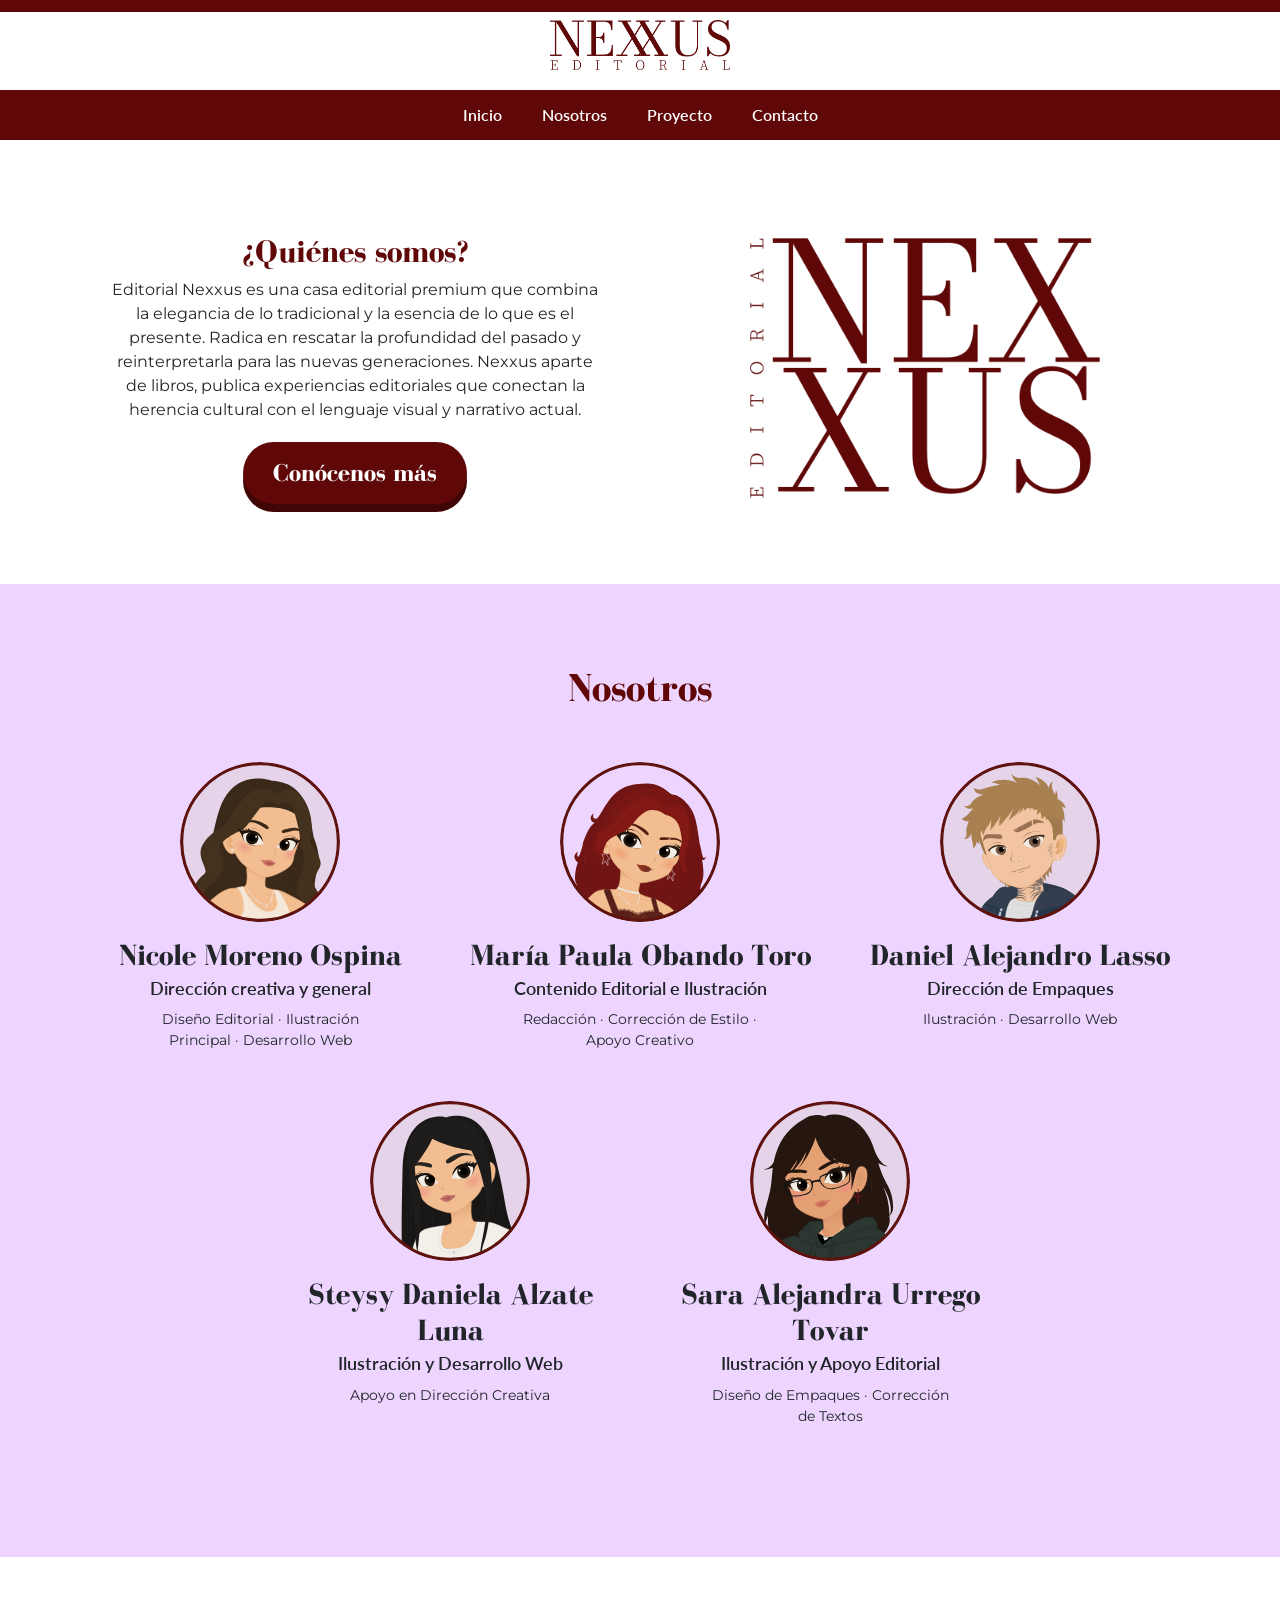
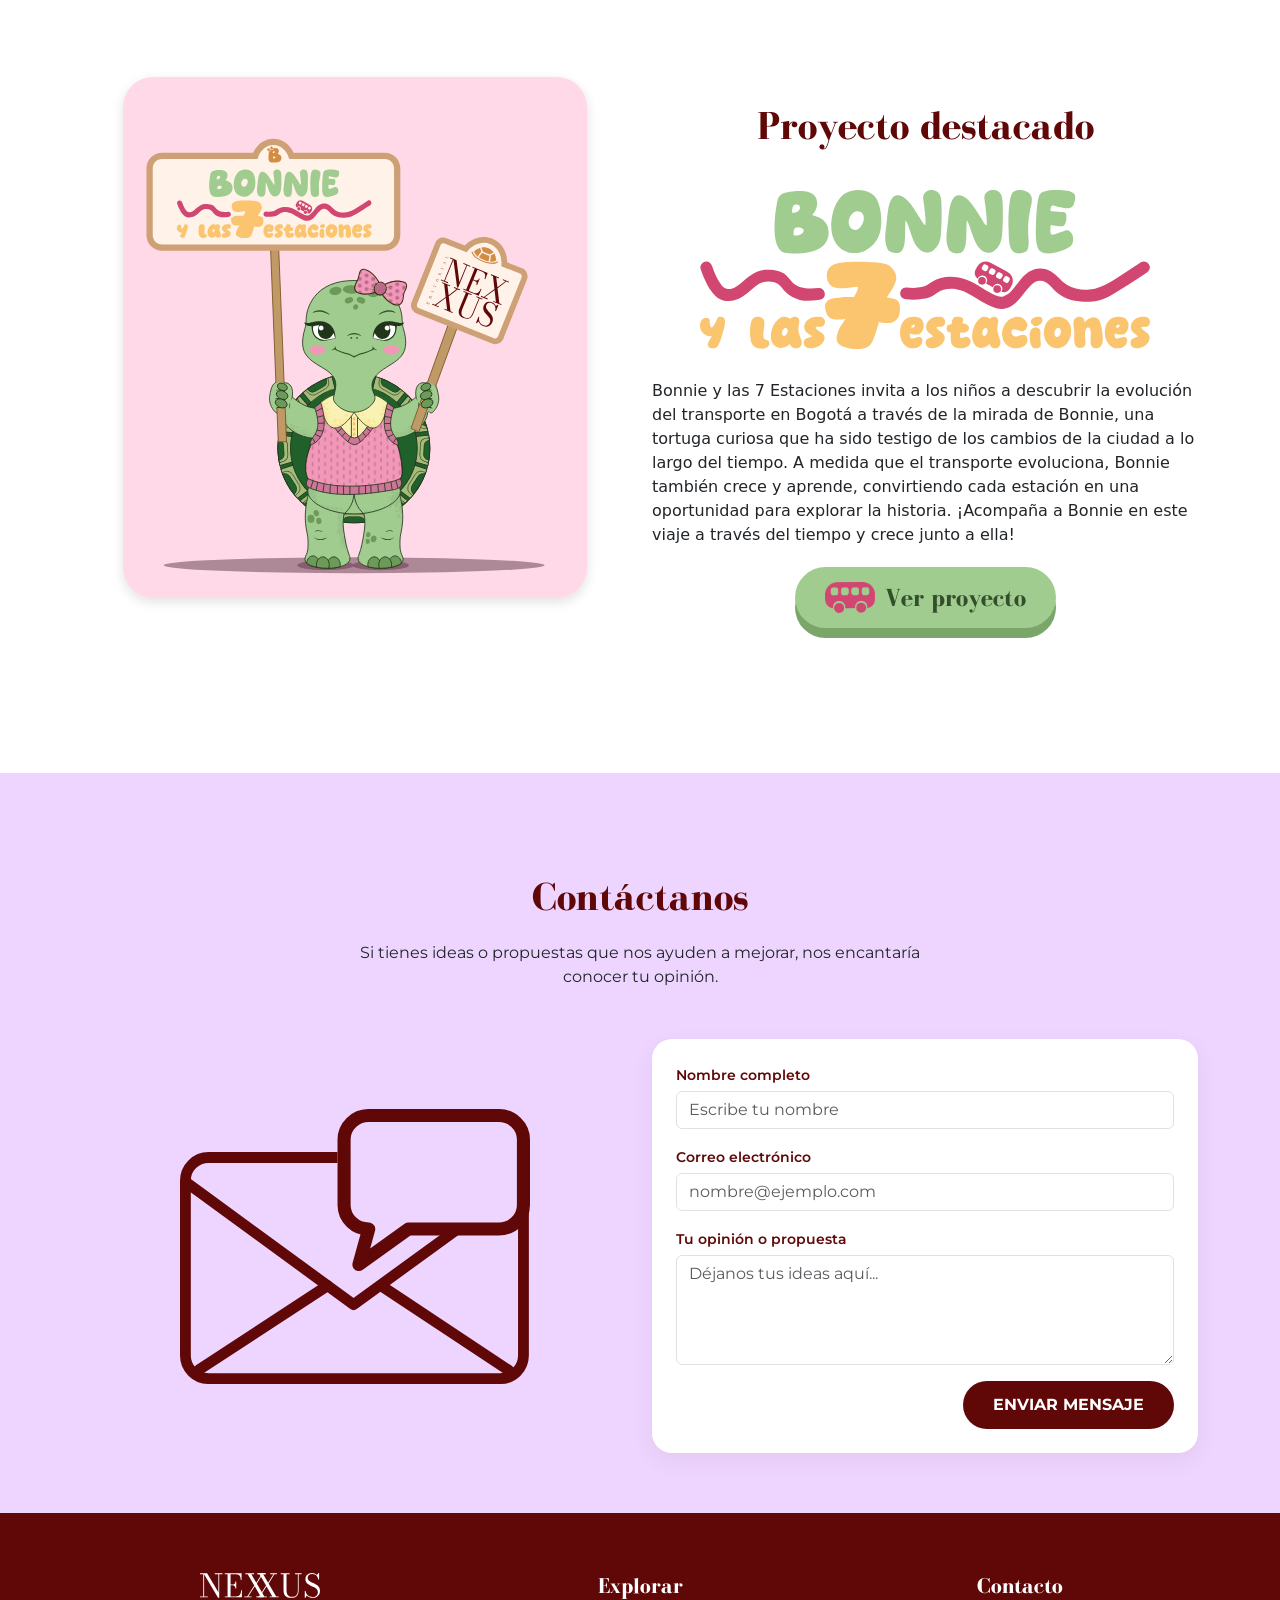
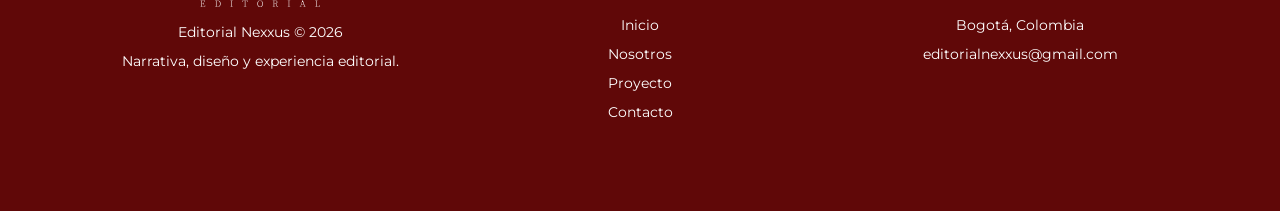
<file: index.html>
<!DOCTYPE html>
<html lang="es">
<head>
    <meta charset="UTF-8">
    <meta name="viewport" content="width=device-width, initial-scale=1.0">
    <title>Nexxus</title>
    <link rel="stylesheet" href="estilos.css">
    <link href="https://cdn.jsdelivr.net/npm/bootstrap@5.3.3/dist/css/bootstrap.min.css" rel="stylesheet">
    <link rel="icon" href="img/favicon-nexxus.png">
    <script src="https://cdn.jsdelivr.net/npm/@popperjs/core@2.11.8/dist/umd/popper.min.js" integrity="sha384-I7E8VVD/ismYTF4hNIPjVp/Zjvgyol6VFvRkX/vR+Vc4jQkC+hVqc2pM8ODewa9r" crossorigin="anonymous"></script>
    <script src="https://cdn.jsdelivr.net/npm/bootstrap@5.3.3/dist/js/bootstrap.min.js" integrity="sha384-0pUGZvbkm6XF6gxjEnlmuGrJXVbNuzT9qBBavbLwCsOGabYfbX9GqX965DzO0rT7" crossorigin="anonymous"></script>
</head>
<body id="inicio"> <div class="barra-superior"></div>
    <!-- 🔴 MENU-->
    <header class="header">

        <div class="logo-contenedor">
            <a href="#" class="logo-link">
                <img src="img/logo-nexxus.png" alt="Logo Nexxus" class="logo">
            </a>
        </div>

        <nav class="menu-principal">
            <a href="#inicio">Inicio</a>
            <a href="#nosotros">Nosotros</a>
            <a href="#proyecto">Proyecto</a>
            <a href="#contacto">Contacto</a>      
        </nav>

    </header> 
    <!-- 🔴 INICIO-->
    <section id="quienes-somos" class="seccion-quienes">
        <div class="container">
            <div class="row align-items-center">
                <div class="col-md-6">
                    <h2>¿Quiénes somos?</h2>
                    <p>
                        Editorial Nexxus es una casa editorial premium que combina la elegancia de lo
                        tradicional y la esencia de lo que es el presente. Radica en rescatar la profundidad
                        del pasado y reinterpretarla para las nuevas generaciones.
                        Nexxus aparte de libros, publica experiencias editoriales que conectan la herencia
                        cultural con el lenguaje visual y narrativo actual.
                    </p>
                    <a href="#nosotros" class="btn-conocenos">
                        Conócenos más
                    </a>
                </div>

                <div class="col-md-6 mt-4 mt-md-0">
                    <img src="img/logo-variado-nexxus-1.png" class="img-fluid" alt="Nexxus">
                </div>
            </div>
        </div>
    </section>
    <!-- 🔴 NOSOTROS-->
    <section id="nosotros" class="seccion-nosotros">
        <h2>Nosotros</h2>
        <!-- 🔴 NICOLE-->
        <div class="container">
            <div class="row justify-content-center">
                <div class="col-md-4">
                    <div class="integrante">
                        <div class="contenedor-foto">
                            <img src="img/nicole-ilustracion.svg" alt="Nicole Moreno" class="foto-perfil">
                            <a href="https://www.instagram.com/x_nicole092?igsh=bmVwcGt0ZmEwaWZm" target="_blank" class="capa-instagram">
                                <img src="img/logo-instagram.svg" alt="Instagram" class="icono-instagram">
                            </a>
                        </div>
                        <h3>Nicole Moreno Ospina</h3>
                        <h4>Dirección creativa y general</h4>
                        <p>Diseño Editorial · Ilustración Principal · Desarrollo Web</p>
                    </div>
                </div>
                <!-- 🔴 MARIA-->
                <div class="col-md-4">
                    <div class="integrante">
                        <div class="contenedor-foto">
                            <img src="img/maria-ilustracion.svg" alt="María Paula Obando" class="foto-perfil">
                            <a href="https://www.instagram.com/m_xri444?igsh=MXd3YnI3MW55anJuNQ%3D%3D" target="_blank" class="capa-instagram">
                                <img src="img/logo-instagram.svg" alt="Instagram" class="icono-instagram">
                            </a>
                        </div>
                        <h3>María Paula Obando Toro</h3>
                        <h4>Contenido Editorial e Ilustración</h4>
                        <p>Redacción · Corrección de Estilo · Apoyo Creativo</p>
                    </div>
                </div>
                <!-- 🔴 DANIEL-->
                <div class="col-md-4">
                    <div class="integrante">
                        <div class="contenedor-foto">
                            <img src="img/daniel-ilustracion.svg" alt="Daniel Alejandro Lasso" class="foto-perfil">
                            <a href="https://www.instagram.com/daniel_alrdd?igsh=MWx1MHZiMzRwaG02dg==" target="_blank" class="capa-instagram">
                                <img src="img/logo-instagram.svg" alt="Instagram" class="icono-instagram">
                            </a>
                        </div>
                        <h3>Daniel Alejandro Lasso</h3>
                        <h4>Dirección de Empaques</h4>
                        <p>Ilustración · Desarrollo Web</p>
                    </div>
                </div>
                <!-- 🔴 DANIELA-->
                <div class="col-md-4">
                    <div class="integrante">
                        <div class="contenedor-foto">
                            <img src="img/daniela-ilustracion.svg" alt="Steysy Daniela Alzate" class="foto-perfil">
                            <a href="https://www.instagram.com/dannywxx_?igsh=MTdoOGM3ajM2NGUxdA==" target="_blank" class="capa-instagram">
                                <img src="img/logo-instagram.svg" alt="Instagram" class="icono-instagram">
                            </a>
                        </div>
                        <h3>Steysy Daniela Alzate Luna</h3>
                        <h4>Ilustración y Desarrollo Web</h4>
                        <p>Apoyo en Dirección Creativa</p>
                    </div>
                </div>
                <!-- 🔴 SARA-->
                <div class="col-md-4">
                    <div class="integrante">
                        <div class="contenedor-foto">
                            <img src="img/sara-ilustracion.svg" alt="Sara Alejandra Urrego" class="foto-perfil">
                            <a href="https://www.instagram.com/ur.saraa_?igsh=MWZ4bGd1cGg0NncxZw==" target="_blank" class="capa-instagram">
                                <img src="img/logo-instagram.svg" alt="Instagram" class="icono-instagram">
                            </a>
                        </div>
                        <h3>Sara Alejandra Urrego Tovar</h3>
                        <h4>Ilustración y Apoyo Editorial</h4>
                        <p>Diseño de Empaques · Corrección de Textos</p>
                    </div>
                </div>
            </div>
        </div>
    </section>
    <!-- 🔴 PROYECTO-->
    <section id="proyecto" class="seccion-proyecto">
        <div class="container">
            <div class="row align-items-center">
                <div class="col-md-6">
                    <img src="img/nexxus-bonnie.svg" alt="Bonnie y las 7 estaciones" class="img-proyecto">
                </div>

                <div class="col-md-6">
                    <h2 class="titulo-seccion-proyecto">Proyecto destacado</h2>
                    <img src="img/cabezote-nexxus.svg" alt="Bonnie y las 7 estaciones" class="titulo-proyecto">
                    <p>
                        Bonnie y las 7 Estaciones invita a los niños a descubrir la evolución del transporte en Bogotá a través de la mirada de Bonnie, una tortuga curiosa que ha sido testigo de los cambios de la ciudad a lo largo del tiempo. A medida que el transporte evoluciona, Bonnie también crece y aprende, convirtiendo cada estación en una oportunidad para explorar la historia.
                        ¡Acompaña a Bonnie en este viaje a través del tiempo y crece junto a ella!
                    </p>
                    <a href="bonnie.html" class="btn-proyecto">
                        <img src="img/bus-boton-nexxus.png" alt="Bus" class="icono-bus">
                        Ver proyecto
                    </a>
                </div>
            </div>
        </div>
    </section>
    <!-- 🔴 CONTACTANOS-->
    <section id="contacto" class="seccion-contacto">
        <h2>Contáctanos</h2>
        <p class="texto-contacto">
         Si tienes ideas o propuestas que nos ayuden a mejorar, nos encantaría conocer tu opinión.
        </p>

        <div class="container">
            <div class="row align-items-center">
             <div class="col-md-6 text-center mb-4 mb-md-0">
                    <img src="img/contactanos-logo.svg" alt="Contacto ilustracion" class="img-contacto">
            </div>

                <div class="col-md-6 text-start">
                    <!-- 🌟 FORMULARIO EDITORIAL NEXXUS INTEGRADO -->
                    <form action="https://formspree.io/f/meebkajr" method="POST" class="formulario-nexxus p-4">
                    
                        <div class="mb-3">
                            <label for="nombre" class="label-nexxus">Nombre completo</label>
                            <input type="text" name="name" id="nombre" class="form-control input-nexxus" placeholder="Escribe tu nombre" required>
                        </div>

                        <div class="mb-3">
                         <label for="email" class="label-nexxus">Correo electrónico</label>
                         <input type="email" name="email" id="email" class="form-control input-nexxus" placeholder="nombre@ejemplo.com" required>
                     </div>

                     <div class="mb-3">
                            <label for="mensaje" class="label-nexxus">Tu opinión o propuesta</label>
                            <textarea name="message" id="mensaje" class="form-control input-nexxus" rows="4" placeholder="Déjanos tus ideas aquí..." required></textarea>
                        </div>

                        <div class="text-end">
                            <button type="submit" id="btn-enviar" class="btn-enviar-nexxus">Enviar Mensaje</button>
                        </div>

                        <!-- MENSAJE -->
                        <div id="mensaje-exito" class="text-center mt-3 fw-bold" style="display: none; color: #600808; font-family: 'Montserrat';">
                             ¡Tu mensaje ha sido enviado con éxito!
                        </div>

                    </form>
                </div>
            </div>
        </div>
    </section>

    <script>
    const formulario = document.querySelector('.formulario-nexxus');
    const mensajeExito = document.getElementById('mensaje-exito');
    const botonEnviar = document.getElementById('btn-enviar');

    formulario.addEventListener('submit', function(event) {
        event.preventDefault(); 
        
        botonEnviar.textContent = "Enviando...";
        botonEnviar.disabled = true;

        const datos = new FormData(formulario);

        fetch(formulario.action, {
            method: formulario.method,
            body: datos,
            headers: {
                'Accept': 'application/json'
            }
        }).then(response => {
            if (response.ok) {
                formulario.reset();
                mensajeExito.style.display = 'block';
                botonEnviar.textContent = "Enviar Mensaje";
                botonEnviar.disabled = false;
                
                setTimeout(() => {
                    mensajeExito.style.display = 'none';
                }, 5000);
            } else {
                alert("Hubo un problema al enviar tu mensaje. Por favor, inténtalo de nuevo.");
                botonEnviar.textContent = "Enviar Mensaje";
                botonEnviar.disabled = false;
            }
        }).catch(error => {
            alert("Hubo un error de conexión. Inténtalo más tarde.");
            botonEnviar.textContent = "Enviar Mensaje";
            botonEnviar.disabled = false;
        });
    });
</script>


    <a href="#" class="btn-Arriba" id="btnArriba">↑</a>
    <script>
    const btn = document.getElementById("btnArriba");
    window.addEventListener("scroll", function () {
        if (window.scrollY > 300) {
            btn.classList.add("show");
        } else {
            btn.classList.remove("show");
        }
    });
    </script>
    <!-- 🔴 FOOTER-->
    <footer class="footer-nexxus">
        <div class="container">
            <div class="row">
                <div class="col-md-4 footer-col">
                    <img src="img/logo-blanco-nexxus.svg" class="footer-logo" alt="Nexxus">
                    <p>Editorial Nexxus © 2026</p>
                    <p>Narrativa, diseño y experiencia editorial.</p>
                </div>

                <div class="col-md-4 footer-col">
                    <h4>Explorar</h4>
                    <a href="#inicio">Inicio</a>
                    <a href="#nosotros">Nosotros</a>
                    <a href="#proyecto">Proyecto</a>
                    <a href="#contacto">Contacto</a>
                </div>

                <div class="col-md-4 footer-col">
                    <h4>Contacto</h4>
                    <p>Bogotá, Colombia</p>
                    <p>editorialnexxus@gmail.com</p>
                </div>
            </div>
        </div>
    </footer>
</body>
</html>
</file>
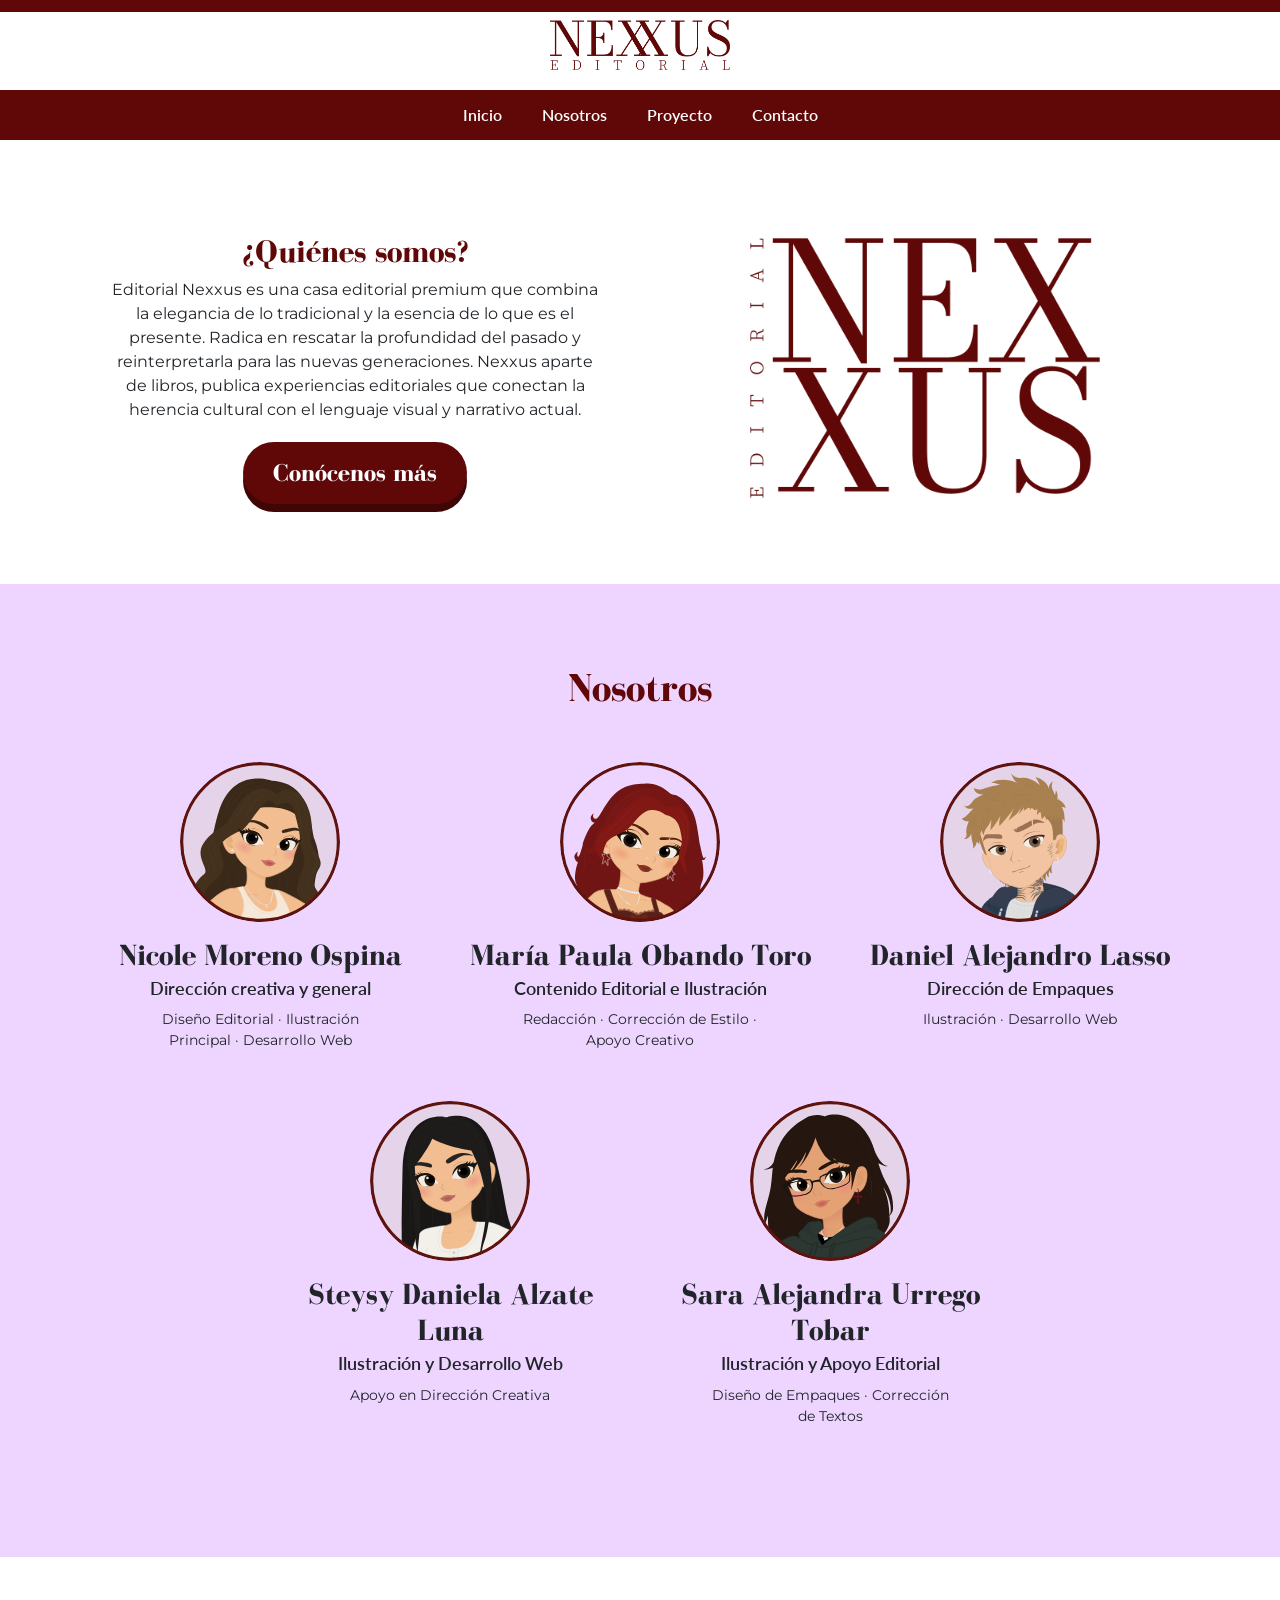
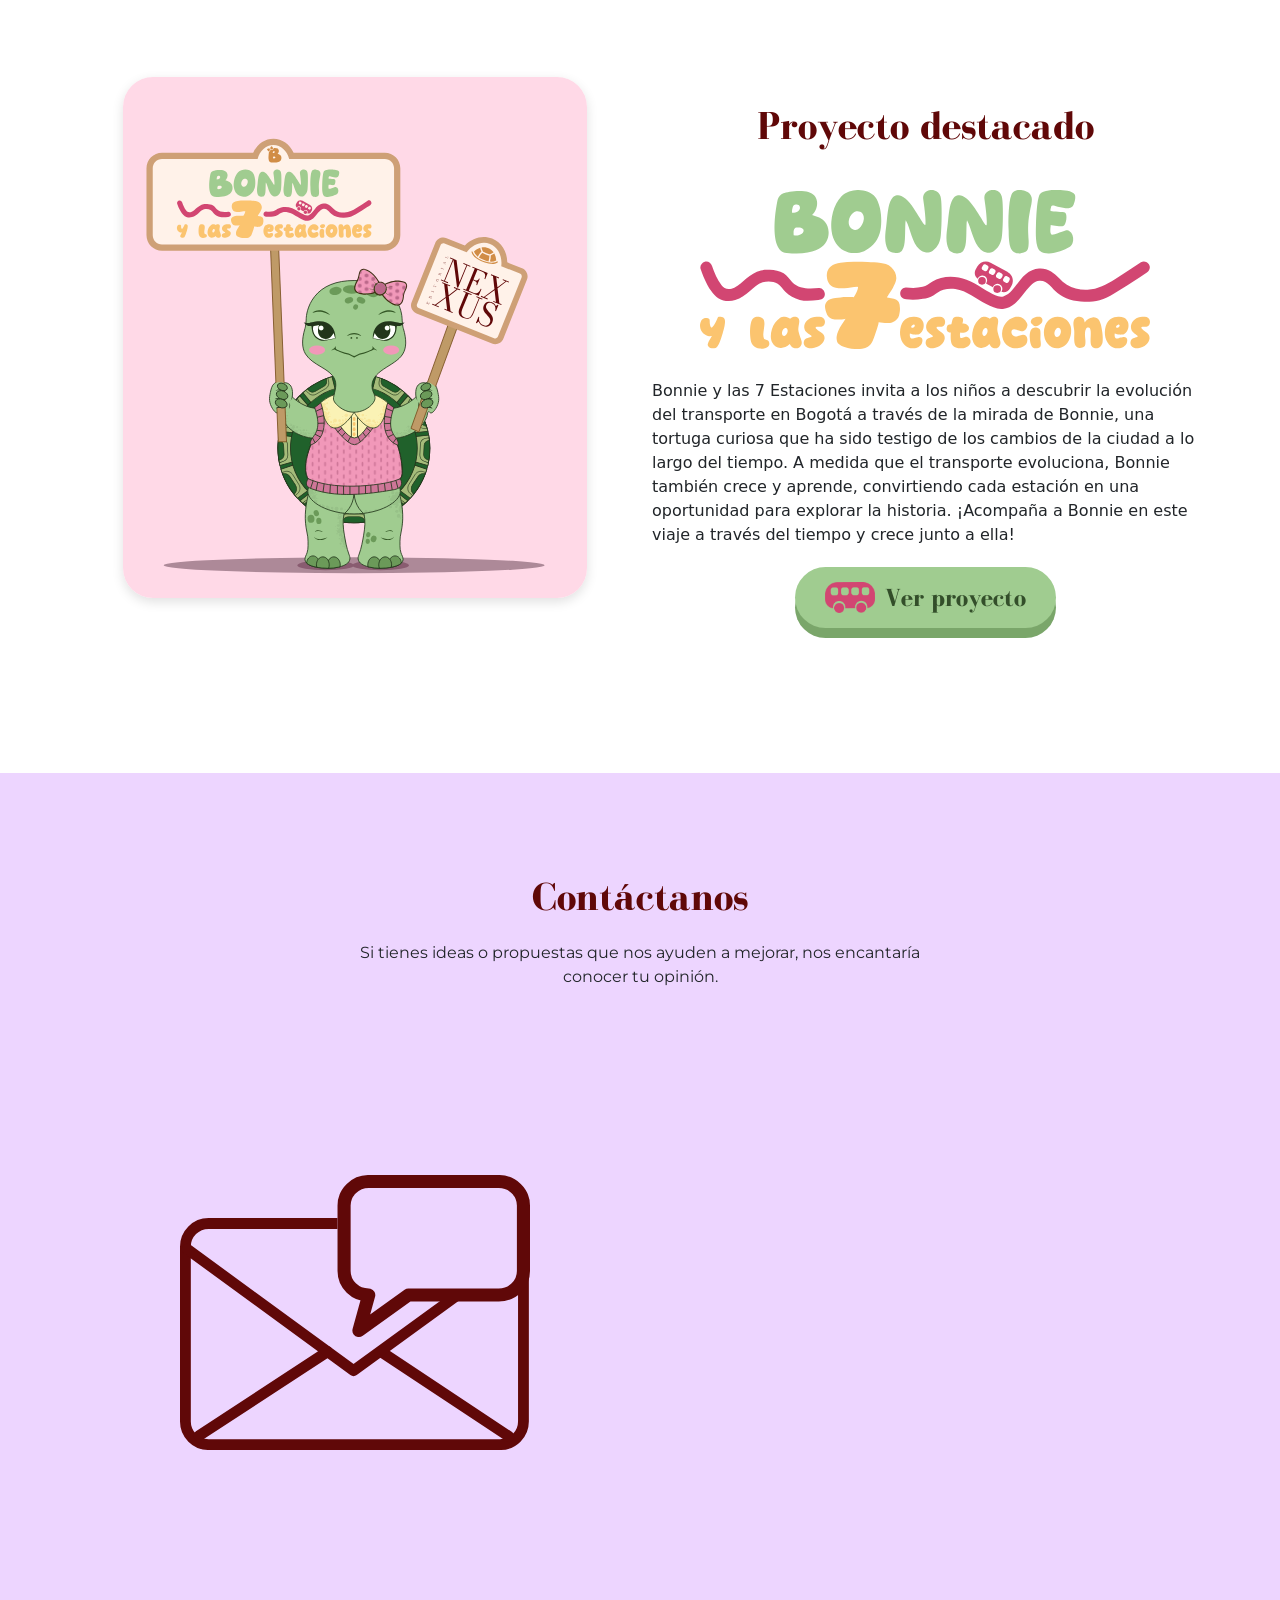
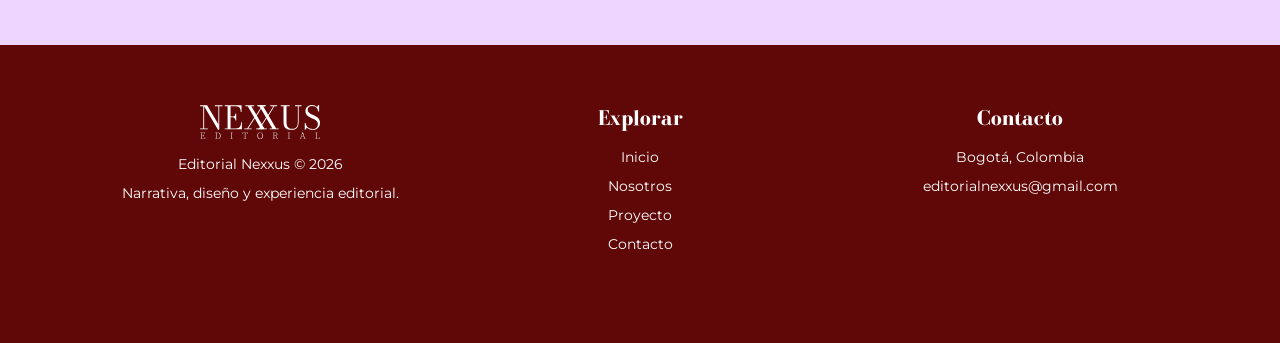
<file: PÁGINA WEB BONNIE/index.html>
<!DOCTYPE html>
<html lang="es">
<head>
    <meta charset="UTF-8">
    <meta name="viewport" content="width=device-width, initial-scale=1.0">
    <title>Nexxus</title>
    <link rel="stylesheet" href="estilos.css">
    <link href="https://cdn.jsdelivr.net/npm/bootstrap@5.3.3/dist/css/bootstrap.min.css" rel="stylesheet">
    <link rel="icon" href="img/favicon-nexxus.png">
    <script src="https://cdn.jsdelivr.net/npm/@popperjs/core@2.11.8/dist/umd/popper.min.js" integrity="sha384-I7E8VVD/ismYTF4hNIPjVp/Zjvgyol6VFvRkX/vR+Vc4jQkC+hVqc2pM8ODewa9r" crossorigin="anonymous"></script>
    <script src="https://cdn.jsdelivr.net/npm/bootstrap@5.3.3/dist/js/bootstrap.min.js" integrity="sha384-0pUGZvbkm6XF6gxjEnlmuGrJXVbNuzT9qBBavbLwCsOGabYfbX9GqX965DzO0rT7" crossorigin="anonymous"></script>
</head>
<body id="inicio"> <div class="barra-superior"></div>
    <!-- 🔴 MENU-->
    <header class="header">

        <div class="logo-contenedor">
            <a href="#" class="logo-link">
                <img src="img/logo-nexxus.png" alt="Logo Nexxus" class="logo">
            </a>
        </div>

        <nav class="menu-principal">
            <a href="#inicio">Inicio</a>
            <a href="#nosotros">Nosotros</a>
            <a href="#proyecto">Proyecto</a>
            <a href="#contacto">Contacto</a>      
        </nav>

    </header> 
    <!-- 🔴 INICIO-->
    <section id="quienes-somos" class="seccion-quienes">
        <div class="container">
            <div class="row align-items-center">
                <div class="col-md-6">
                    <h2>¿Quiénes somos?</h2>
                    <p>
                        Editorial Nexxus es una casa editorial premium que combina la elegancia de lo
                        tradicional y la esencia de lo que es el presente. Radica en rescatar la profundidad
                        del pasado y reinterpretarla para las nuevas generaciones.
                        Nexxus aparte de libros, publica experiencias editoriales que conectan la herencia
                        cultural con el lenguaje visual y narrativo actual.
                    </p>
                    <a href="#nosotros" class="btn-conocenos">
                        Conócenos más
                    </a>
                </div>

                <div class="col-md-6 mt-4 mt-md-0">
                    <img src="img/logo-variado-nexxus-1.png" class="img-fluid" alt="Nexxus">
                </div>
            </div>
        </div>
    </section>
    <!-- 🔴 NOSOTROS-->
    <section id="nosotros" class="seccion-nosotros">
        <h2>Nosotros</h2>
        <!-- 🔴 NICOLE-->
        <div class="container">
            <div class="row justify-content-center">
                <div class="col-md-4">
                    <div class="integrante">
                        <div class="contenedor-foto">
                            <img src="img/nicole-ilustracion.svg" alt="Nicole Moreno" class="foto-perfil">
                            <a href="https://www.instagram.com/x_nicole092?igsh=bmVwcGt0ZmEwaWZm" target="_blank" class="capa-instagram">
                                <img src="img/logo-instagram.svg" alt="Instagram" class="icono-instagram">
                            </a>
                        </div>
                        <h3>Nicole Moreno Ospina</h3>
                        <h4>Dirección creativa y general</h4>
                        <p>Diseño Editorial · Ilustración Principal · Desarrollo Web</p>
                    </div>
                </div>
                <!-- 🔴 MARIA-->
                <div class="col-md-4">
                    <div class="integrante">
                        <div class="contenedor-foto">
                            <img src="img/maria-ilustracion.svg" alt="María Paula Obando" class="foto-perfil">
                            <a href="https://www.instagram.com/m_xri444?igsh=MXd3YnI3MW55anJuNQ%3D%3D" target="_blank" class="capa-instagram">
                                <img src="img/logo-instagram.svg" alt="Instagram" class="icono-instagram">
                            </a>
                        </div>
                        <h3>María Paula Obando Toro</h3>
                        <h4>Contenido Editorial e Ilustración</h4>
                        <p>Redacción · Corrección de Estilo · Apoyo Creativo</p>
                    </div>
                </div>
                <!-- 🔴 DANIEL-->
                <div class="col-md-4">
                    <div class="integrante">
                        <div class="contenedor-foto">
                            <img src="img/daniel-ilustracion.svg" alt="Daniel Alejandro Lasso" class="foto-perfil">
                            <a href="https://www.instagram.com/daniel_alrdd?igsh=MWx1MHZiMzRwaG02dg==" target="_blank" class="capa-instagram">
                                <img src="img/logo-instagram.svg" alt="Instagram" class="icono-instagram">
                            </a>
                        </div>
                        <h3>Daniel Alejandro Lasso</h3>
                        <h4>Dirección de Empaques</h4>
                        <p>Ilustración · Desarrollo Web</p>
                    </div>
                </div>
                <!-- 🔴 DANIELA-->
                <div class="col-md-4">
                    <div class="integrante">
                        <div class="contenedor-foto">
                            <img src="img/daniela-ilustracion.svg" alt="Steysy Daniela Alzate" class="foto-perfil">
                            <a href="https://www.instagram.com/dannywxx_?igsh=MTdoOGM3ajM2NGUxdA==" target="_blank" class="capa-instagram">
                                <img src="img/logo-instagram.svg" alt="Instagram" class="icono-instagram">
                            </a>
                        </div>
                        <h3>Steysy Daniela Alzate Luna</h3>
                        <h4>Ilustración y Desarrollo Web</h4>
                        <p>Apoyo en Dirección Creativa</p>
                    </div>
                </div>
                <!-- 🔴 SARA-->
                <div class="col-md-4">
                    <div class="integrante">
                        <div class="contenedor-foto">
                            <img src="img/sara-ilustracion.svg" alt="Sara Alejandra Urrego" class="foto-perfil">
                            <a href="https://www.instagram.com/ur.saraa_?igsh=MWZ4bGd1cGg0NncxZw==" target="_blank" class="capa-instagram">
                                <img src="img/logo-instagram.svg" alt="Instagram" class="icono-instagram">
                            </a>
                        </div>
                        <h3>Sara Alejandra Urrego Tobar</h3>
                        <h4>Ilustración y Apoyo Editorial</h4>
                        <p>Diseño de Empaques · Corrección de Textos</p>
                    </div>
                </div>
            </div>
        </div>
    </section>
    <!-- 🔴 PROYECTO-->
    <section id="proyecto" class="seccion-proyecto">
        <div class="container">
            <div class="row align-items-center">
                <div class="col-md-6">
                    <img src="img/nexxus-bonnie.svg" alt="Bonnie y las 7 estaciones" class="img-proyecto">
                </div>

                <div class="col-md-6">
                    <h2 class="titulo-seccion-proyecto">Proyecto destacado</h2>
                    <img src="img/cabezote-nexxus.svg" alt="Bonnie y las 7 estaciones" class="titulo-proyecto">
                    <p>
                        Bonnie y las 7 Estaciones invita a los niños a descubrir la evolución del transporte en Bogotá a través de la mirada de Bonnie, una tortuga curiosa que ha sido testigo de los cambios de la ciudad a lo largo del tiempo. A medida que el transporte evoluciona, Bonnie también crece y aprende, convirtiendo cada estación en una oportunidad para explorar la historia.
                        ¡Acompaña a Bonnie en este viaje a través del tiempo y crece junto a ella!
                    </p>
                    <a href="bonnie.html" class="btn-proyecto">
                        <img src="img/bus-boton-nexxus.png" alt="Bus" class="icono-bus">
                        Ver proyecto
                    </a>
                </div>
            </div>
        </div>
    </section>
    <!-- 🔴 CONTACTANOS-->
    <section id="contacto" class="seccion-contacto">
        <h2>Contáctanos</h2>
        <p class="texto-contacto">
            Si tienes ideas o propuestas que nos ayuden a mejorar, nos encantaría conocer tu opinión.
        </p>

        <div class="container">
            <div class="row align-items-center">
                <div class="col-md-6 text-center mb-4 mb-md-0">
                    <img src="img/contactanos-logo.svg" alt="Contacto ilustracion" class="img-contacto">
                </div>

                <div class="col-md-6">
                    <iframe
                      id="JotFormIFrame-261708260383659"
                      title="Formulario de contacto NEXXUS"
                      allowtransparency="true"
                      allow="geolocation; microphone; camera; fullscreen; payment"
                      src="https://form.jotform.com/261708260383659"
                      frameborder="0"
                      style="min-width:100%;max-width:100%;height:539px;border:none;"
                      scrolling="no"
                    >
                    </iframe>
                    <script src='https://cdn.jotfor.ms/s/umd/latest/for-form-embed-handler.js'></script>
                    <script>window.jotformEmbedHandler("iframe[id='JotFormIFrame-261708260383659']", "https://form.jotform.com/")</script>
                </div>
            </div>
        </div>
    </section>

    <a href="#" class="btn-Arriba" id="btnArriba">↑</a>
    <script>
    const btn = document.getElementById("btnArriba");
    window.addEventListener("scroll", function () {
        if (window.scrollY > 300) {
            btn.classList.add("show");
        } else {
            btn.classList.remove("show");
        }
    });
    </script>
    <!-- 🔴 FOOTER-->
    <footer class="footer-nexxus">
        <div class="container">
            <div class="row">
                <div class="col-md-4 footer-col">
                    <img src="img/logo-blanco-nexxus.svg" class="footer-logo" alt="Nexxus">
                    <p>Editorial Nexxus © 2026</p>
                    <p>Narrativa, diseño y experiencia editorial.</p>
                </div>

                <div class="col-md-4 footer-col">
                    <h4>Explorar</h4>
                    <a href="#inicio">Inicio</a>
                    <a href="#nosotros">Nosotros</a>
                    <a href="#proyecto">Proyecto</a>
                    <a href="#contacto">Contacto</a>
                </div>

                <div class="col-md-4 footer-col">
                    <h4>Contacto</h4>
                    <p>Bogotá, Colombia</p>
                    <p>editorialnexxus@gmail.com</p>
                </div>
            </div>
        </div>
    </footer>
</body>
</html>
</file>
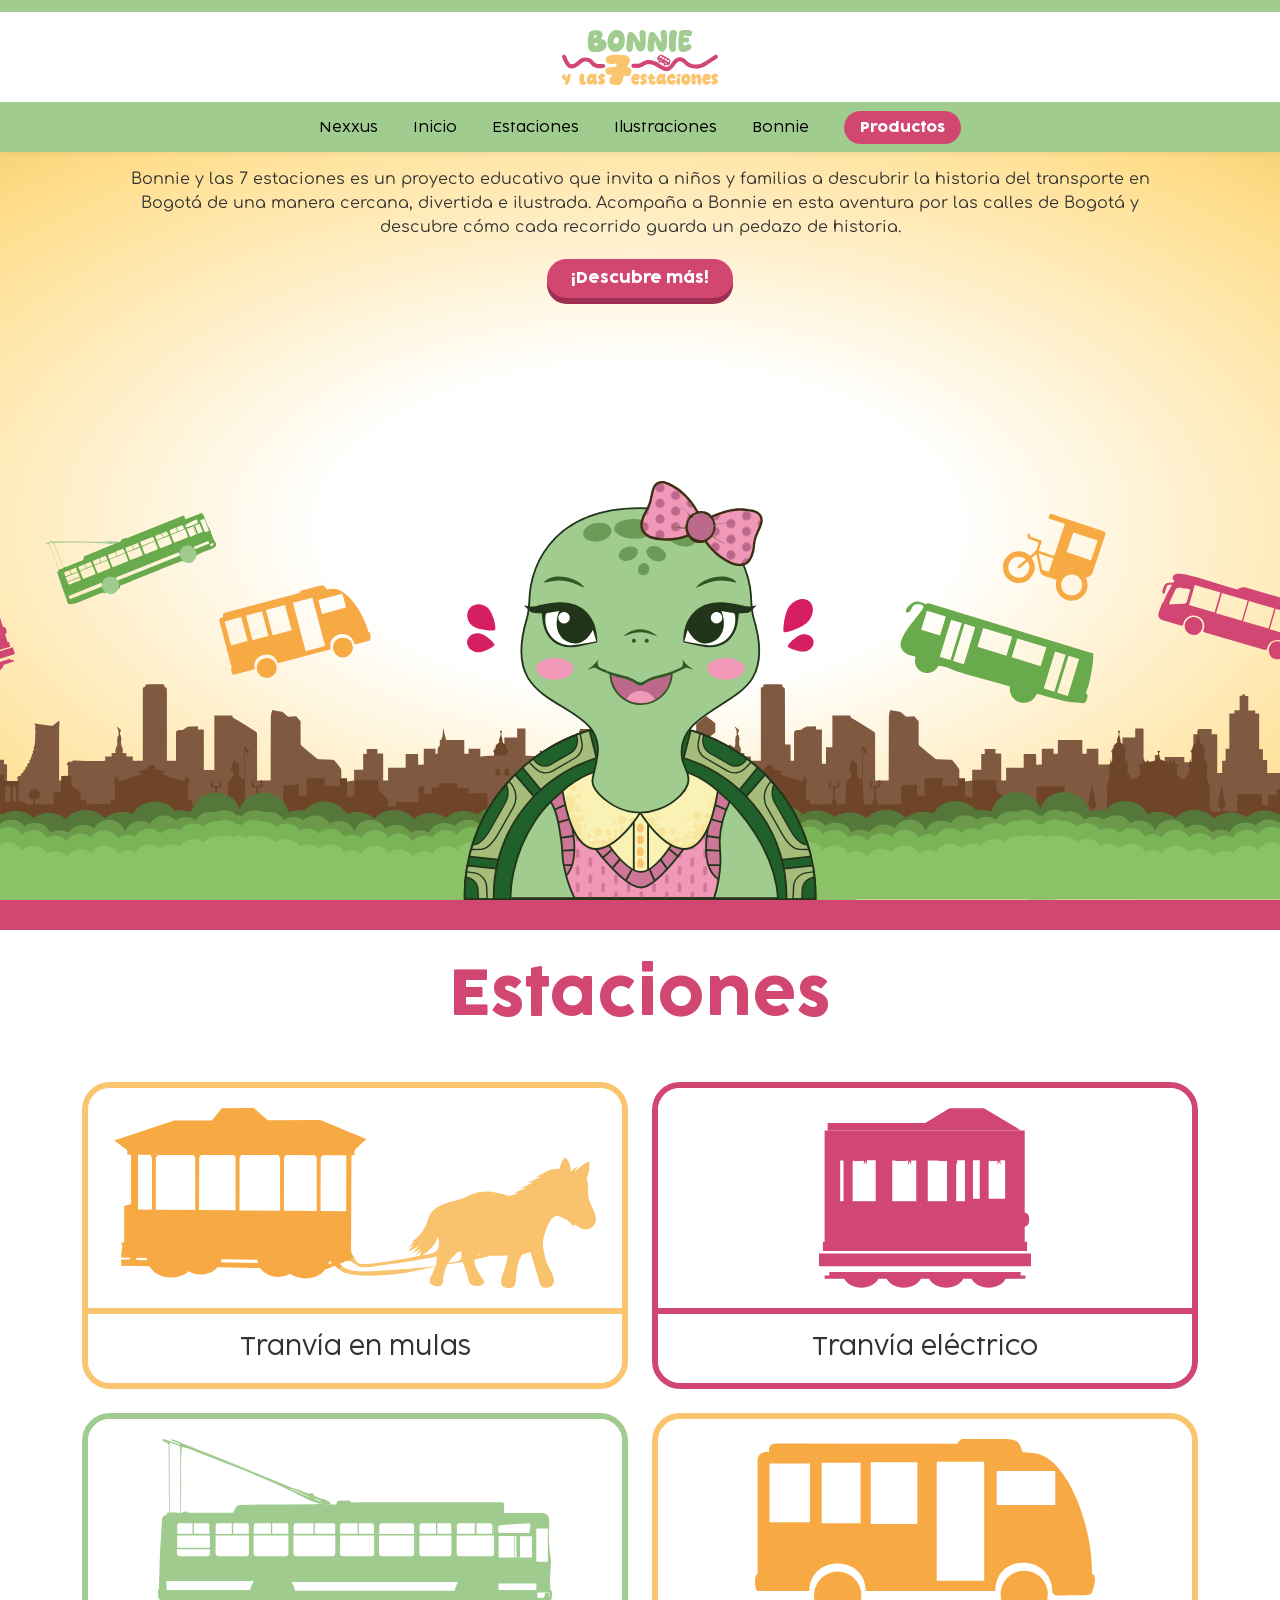
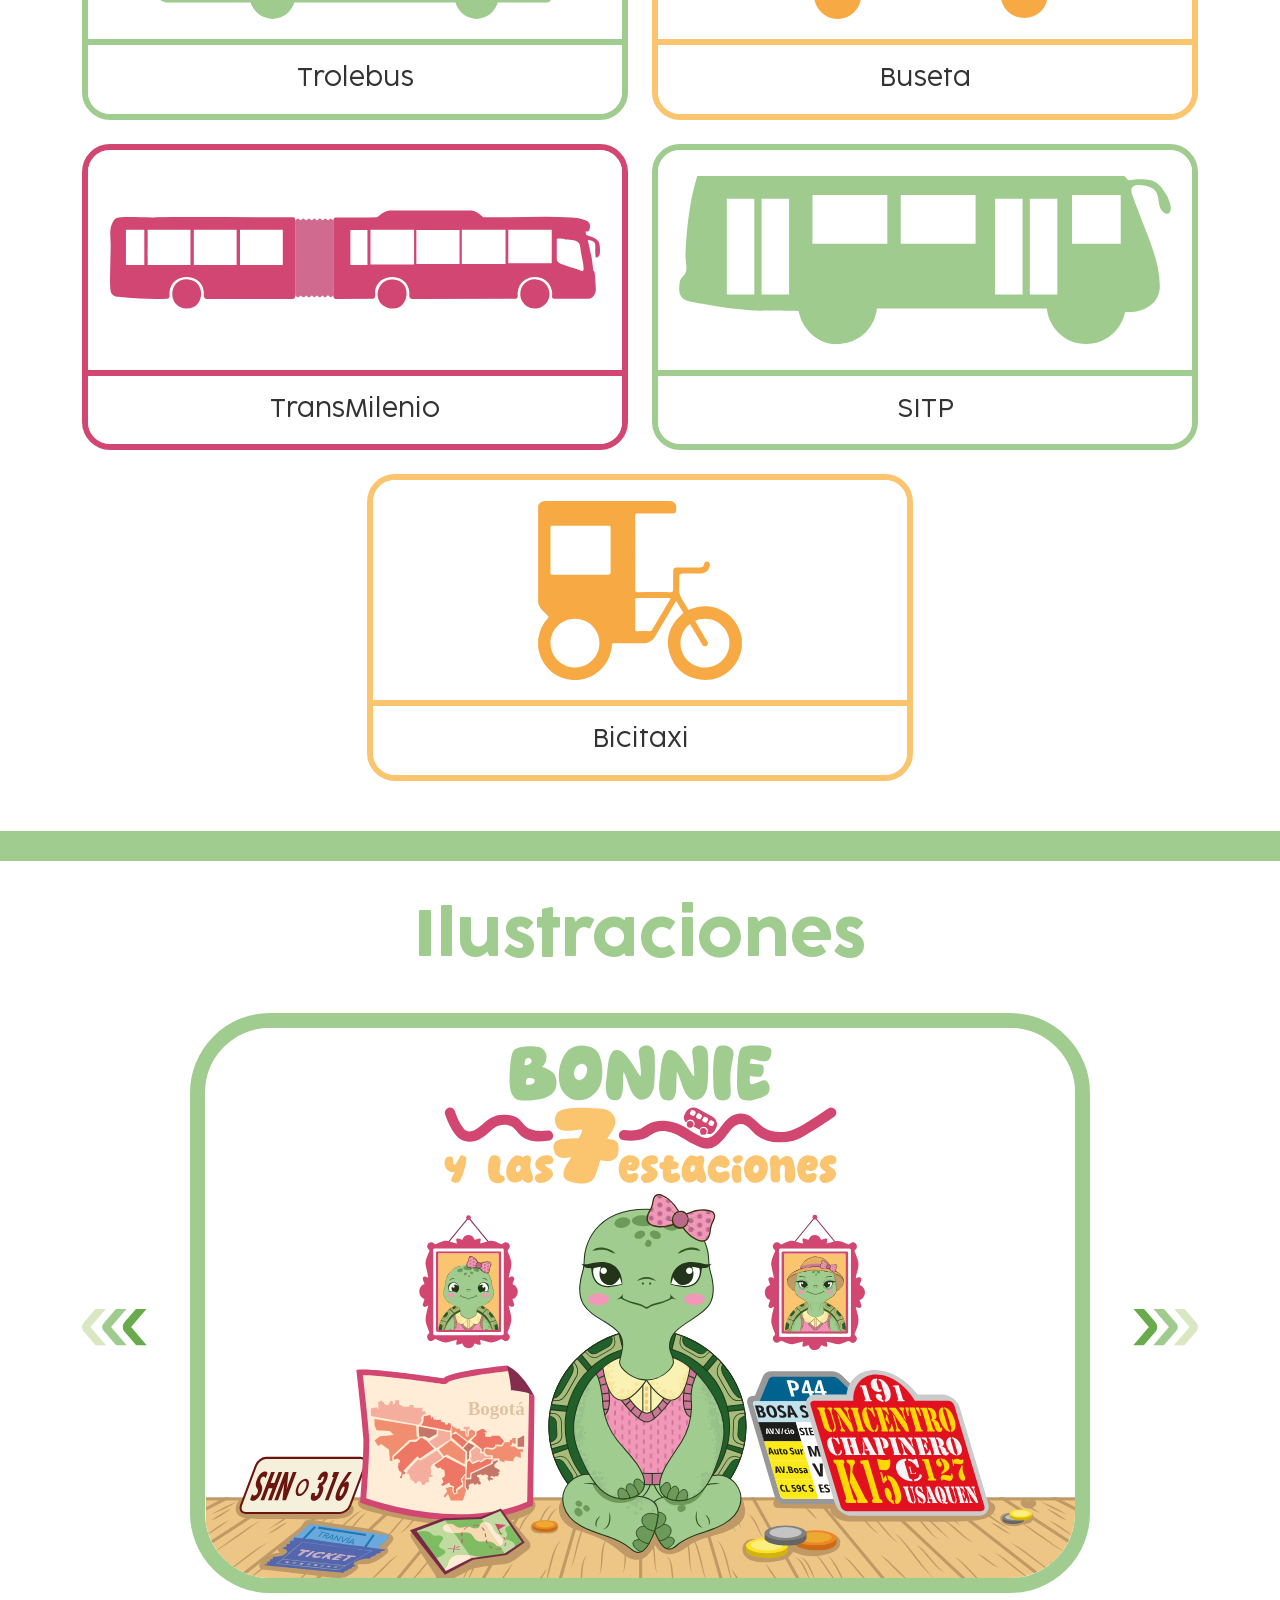
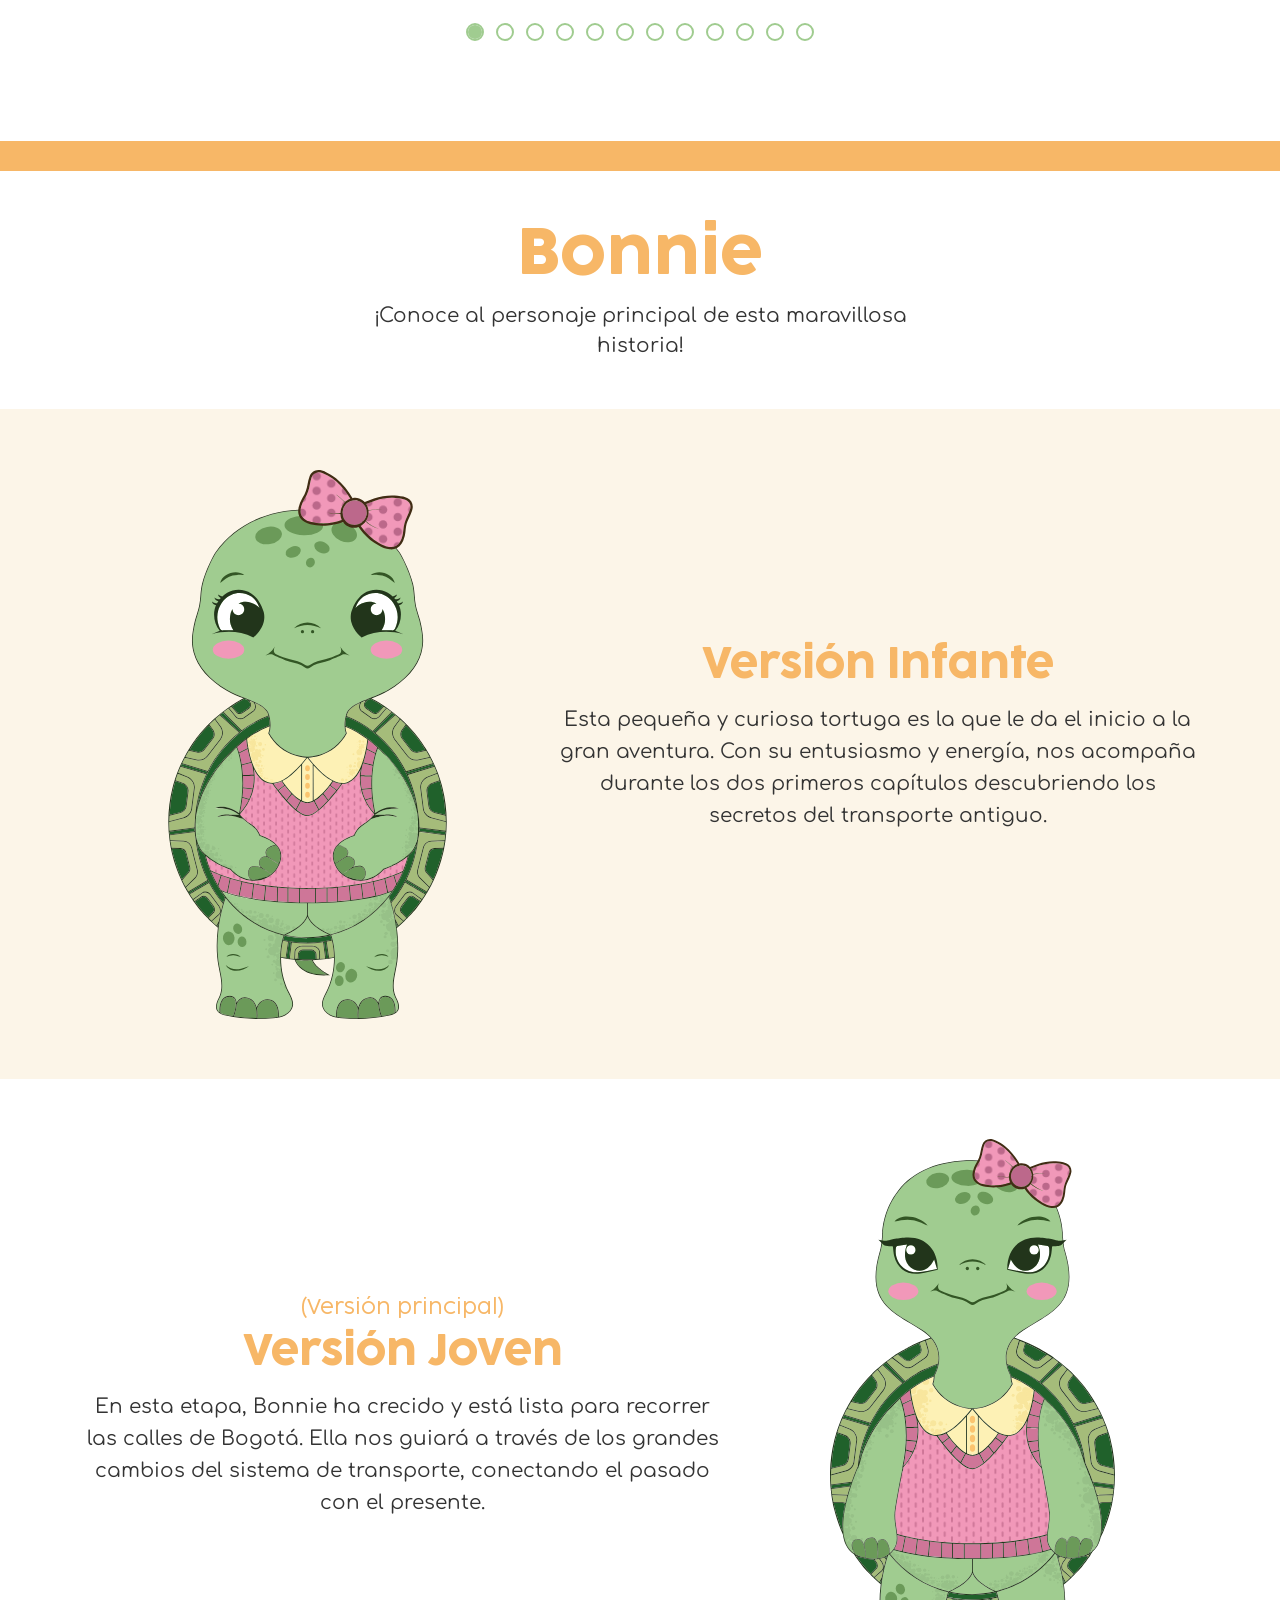
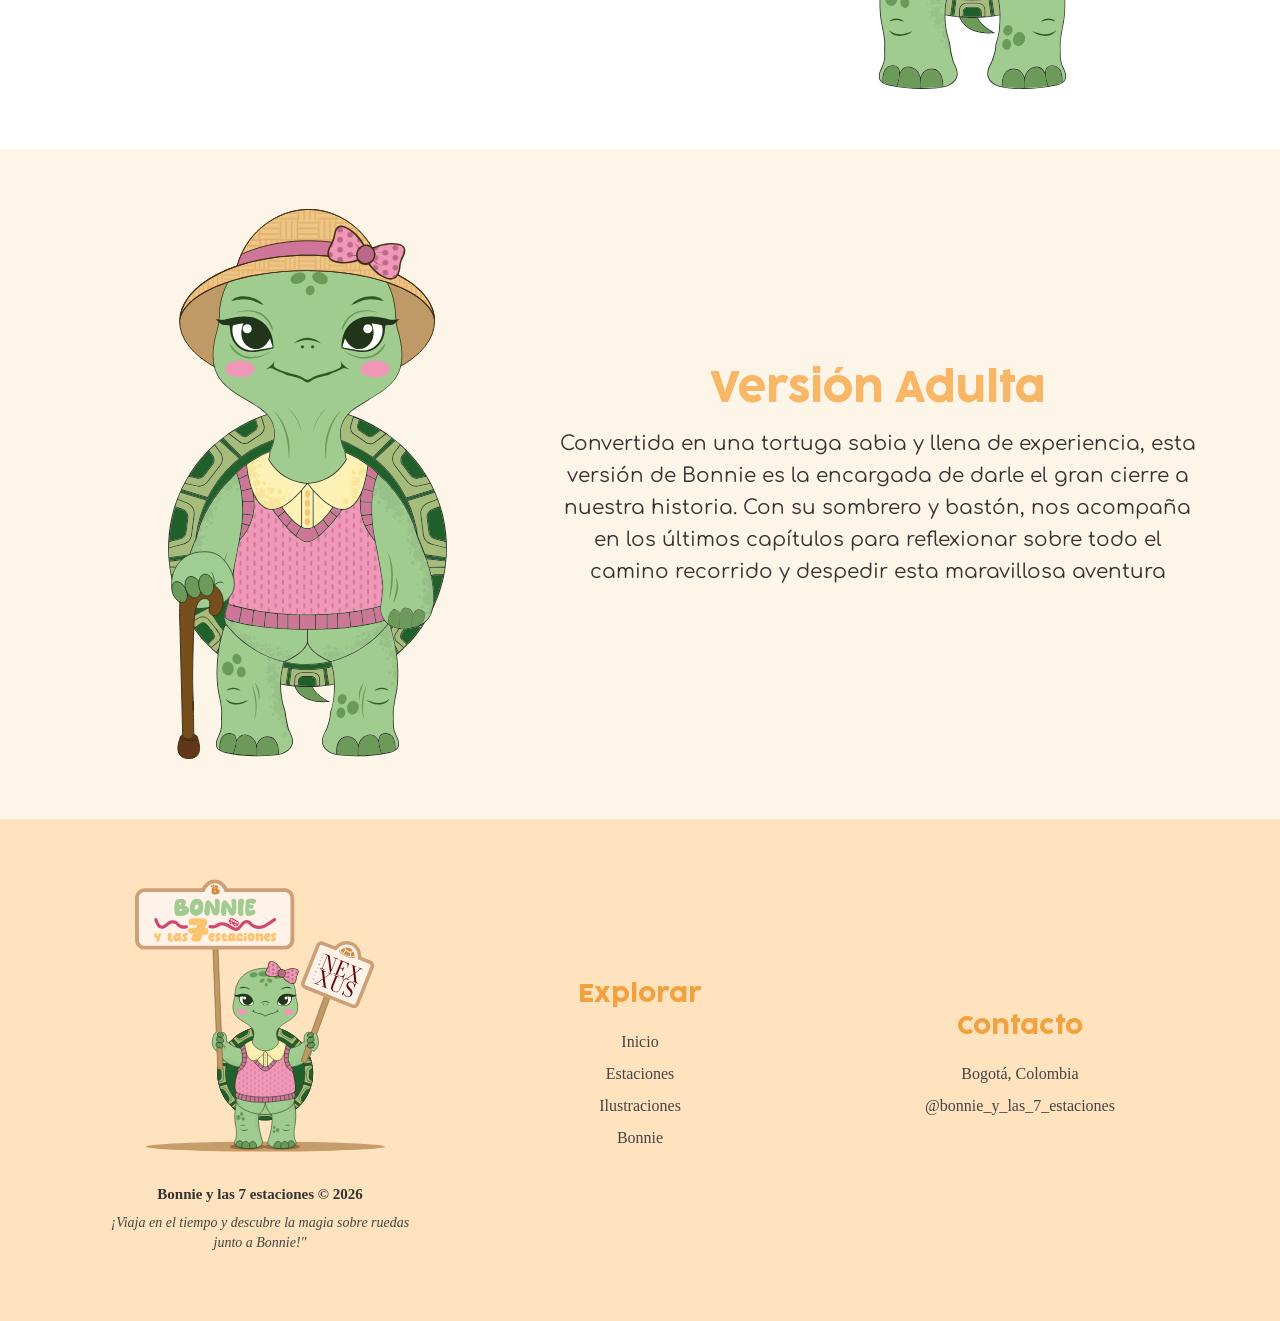
<file: bonnie.html>
<!DOCTYPE html>
<html lang="en">
<head>
    <meta charset="UTF-8">
    <meta name="viewport" content="width=device-width, initial-scale=1.0">
    <title>Bonnie y las 7 estaciones</title>
<link rel="stylesheet" href="ESTILOS BONNIE.css">
<link rel="stylesheet" href="https://cdnjs.cloudflare.com/ajax/libs/animate.css/4.1.1/animate.min.css"/>
<link href="https://cdn.jsdelivr.net/npm/bootstrap@5.3.8/dist/css/bootstrap.min.css" rel="stylesheet">
<link rel="icon" href="img/favicon-bonnie.png">
<script src="https://cdn.jsdelivr.net/npm/@popperjs/core@2.11.8/dist/umd/popper.min.js" integrity="sha384-I7E8VVD/ismYTF4hNIPjVp/Zjvgyol6VFvRkX/vR+Vc4jQkC+hVqc2pM8ODewa9r" crossorigin="anonymous"></script>
<script src="https://cdn.jsdelivr.net/npm/bootstrap@5.3.8/dist/js/bootstrap.min.js" integrity="sha384-G/EV+4j2dNv+tEPo3++6LCgdCROaejBqfUeNjuKAiuXbjrxilcCdDz6ZAVfHWe1Y" crossorigin="anonymous"></script>
</head>
<body>
    <!-- 🔴 FRANJA SUPERIOR -->
    <div class="barra-superior"></div>

    <!-- 🔴 HEADER FIJO -->
    <header class="header">

         <!-- 🔴 CABEZOTE -->
        <div class="logo-contenedor">
            <a href="#" class="logo-link">
            <img src="img/cabezote-nexxus.svg" alt="Bonnie" class="logo">
            </a>
        </div>
         <!-- 🔴 MENÚ -->
        <button class="menu-toggle" id="menu-toggle" aria-label="Abrir menú">
            <span></span>
            <span></span>
            <span></span>
        </button>
         
        <nav class="menu-principal" id="menu-principal">
            <a href="index.html">Nexxus</a>
            <a href="#">Inicio</a>
            <a href="#estaciones">Estaciones</a>
            <a href="#ilustraciones-carrusel">Ilustraciones</a>
            <a href="#bonnie">Bonnie</a>
            <a href="productos.html" class="btn-menu-productos">Productos</a>
        </nav>
    </header>

    <!-- 🔴 BANNER-->
    <section class="banner-principal">
        <img src="img/banner-bonnie.svg" alt="Banner Bonnie" class="banner-img">

        <div class="banner-contenido">
            <img src="img/cabezote-nexxus.svg" alt="Logo" class="logo-banner animate__animated animate__fadeInDown">

            <p class="animate__animated animate__fadeInDown">
                Bonnie y las 7 estaciones es un proyecto educativo que invita a niños y familias a descubrir la historia del transporte en Bogotá de una manera cercana, divertida e ilustrada.

                Acompaña a Bonnie en esta aventura por las calles de Bogotá y descubre cómo cada recorrido guarda un pedazo de historia.
            </p>

            <a href="#estaciones" class="btn-banner animate__animated animate__fadeInDown">¡Descubre más!</a>
        </div>
    </section>

    <script>
        const menuToggle = document.getElementById('menu-toggle');
        const menuPrincipal = document.getElementById('menu-principal');

        menuToggle.addEventListener('click', () => {
            menuPrincipal.classList.toggle('active');
        });
    </script>
    <!-- 🔴 ESTACIONES-->
    <section id="estaciones">
        <div class="franja-decorativa"></div>

            <img src="img/herradura.svg" alt="Ilustración 1" class="ilustracion-escalonada ilus-1 animate__animated" data-aos="fade-right">
            <img src="img/electricidad.svg" alt="Ilustración 2" class="ilustracion-escalonada ilus-2 animate__animated" data-aos="fade-left">
            <img src="img/logo-transmi.svg" alt="Ilustración 3"class="ilustracion-escalonada ilus-3 animate__animated" data-aos="fade-right">
            <img src="img/volante.svg" alt="Ilustración 4" class="ilustracion-escalonada ilus-4 animate__animated" data-aos="fade-left">

        <div class="container text-center">
            <h2 class="titulo-estaciones">Estaciones</h2>

            <div class="row g-4 mb-4">
                <!-- 🔴 TRANVÍA EN MULAS-->
                <div class="col-md-6">
                    <div class="tarjeta-estacion borde-amarillo" data-bs-toggle="modal" data-bs-target="#modalEstacion1">
                        <div class="tarjeta-img-contenedor">
                            <img src="img/tranvia-mulas.svg" alt="Tranvía en mulas" class="tarjeta-img">
                        </div>
                        <div class="tarjeta-cuerpo">
                            <h3>Tranvía en mulas</h3>
                        </div>
                    </div>
                </div>
                <!-- 🔴 TRANVÍA ELÉCTRICO-->
                <div class="col-md-6">
                    <div class="tarjeta-estacion borde-fucsia" data-bs-toggle="modal" data-bs-target="#modalEstacion2">
                        <div class="tarjeta-img-contenedor">
                            <img src="img/tranvia-electrico.svg" alt="Tranvía eléctrico" class="tarjeta-img">
                        </div>
                        <div class="tarjeta-cuerpo">
                            <h3>Tranvía eléctrico</h3>
                        </div>
                    </div>
                </div>

            </div>

            <div class="row g-4 mb-4">
                <!-- 🔴 TROLEBUS-->
                <div class="col-md-6">
                    <div class="tarjeta-estacion borde-verde" data-bs-toggle="modal" data-bs-target="#modalEstacion3">
                        <div class="tarjeta-img-contenedor">
                            <img src="img/trolebus.svg" alt="Trolebus" class="tarjeta-img">
                        </div>
                        <div class="tarjeta-cuerpo">
                            <h3>Trolebus</h3>
                        </div>
                    </div>
                </div>
                <!-- 🔴 BUSETA-->
                <div class="col-md-6">
                    <div class="tarjeta-estacion borde-amarillo" data-bs-toggle="modal" data-bs-target="#modalEstacion4">
                        <div class="tarjeta-img-contenedor">
                            <img src="img/buseta.svg" alt="Buseta" class="tarjeta-img">
                        </div>
                        <div class="tarjeta-cuerpo">
                            <h3>Buseta</h3>
                        </div>
                    </div>
                </div>
            </div>

            <div class="row g-4 mb-4">
                <!-- 🔴 TRANSMILENIO-->
                <div class="col-md-6">
                    <div class="tarjeta-estacion borde-fucsia" data-bs-toggle="modal" data-bs-target="#modalEstacion5">
                        <div class="tarjeta-img-contenedor">
                            <img src="img/transmilenio.svg" alt="TransMilenio" class="tarjeta-img">
                        </div>
                        <div class="tarjeta-cuerpo">
                            <h3>TransMilenio</h3>
                        </div>
                    </div>
                </div>
                <!-- 🔴 SITP-->
                <div class="col-md-6">
                    <div class="tarjeta-estacion borde-verde" data-bs-toggle="modal" data-bs-target="#modalEstacion6">
                        <div class="tarjeta-img-contenedor">
                            <img src="img/sitp.svg" alt="SITP" class="tarjeta-img">
                        </div>
                        <div class="tarjeta-cuerpo">
                            <h3>SITP</h3>
                        </div>
                    </div>
                </div>
            </div>
            <!-- 🔴 Bicitaxi-->
            <div class="row g-4 justify-content-center">
                <div class="col-md-6">
                    <div class="tarjeta-estacion borde-amarillo" data-bs-toggle="modal" data-bs-target="#modalEstacion7">
                        <div class="tarjeta-img-contenedor">
                            <img src="img/bicitaxi.svg" alt="Bicitaxi" class="tarjeta-img">
                        </div>
                        <div class="tarjeta-cuerpo">
                            <h3>Bicitaxi</h3>
                        </div>
                    </div>
                </div>
            </div>
    </section>
    <!-- 🔴 MODAL TRANVÍA EN MULAS-->
    <div class="modal fade" id="modalEstacion1" tabindex="-1" aria-labelledby="modalEstacion1Label1" aria-hidden="true">
        <div class="modal-dialog modal-dialog-centered modal-xl">

            <div class="modal-content modal-amarillo">
                <div class="modal-body">
                    <div class="row g-0">
                        <div class="col-md-6 modal-seccion-imagen">
                            <img src="img/imagen-real-tranvia-mulas.jpg" alt="Foto-tranvía">
                        </div>

                        <div class="col-md-6 modal-seccion-texto">
                            <h2>
                                <span class="subtitulo-modal">Primera estación</span>
                                Tranvía en mulas
                                
                            </h2>
                            <p>
                                 En 1884 El tranvía en mula. Se desplazaba sobre rieles y era impulsado por mulas, permitiendo que las personas viajaran de una manera más cómoda por la ciudad. Con el tiempo, este sistema fue reemplazado por medios de transporte más modernos.

                            <button type="button" class="btn btn-modal-cierre btn-cierre-estacion" data-bs-dismiss="modal">¡Genial!</button>
                        </div>
                    </div>
                </div>
            </div>
        </div>
    </div>
    <!-- 🔴 MODAL TRANVÍA ELÉCTRICO-->
    <div class="modal fade" id="modalEstacion2" tabindex="-1" aria-labelledby="modalEstacion2Label1" aria-hidden="true">
        <div class="modal-dialog modal-dialog-centered modal-xl">

            <div class="modal-content modal-fucsia">
                <div class="modal-body">
                    <div class="row g-0">
                        <div class="col-md-6 modal-seccion-imagen">
                            <img src="img/imagen-real-tranvia-electrico.jpg" alt="Foto-tranvía-eléctrico">
                        </div>

                        <div class="col-md-6 modal-seccion-texto">
                            <h2>
                                <span class="subtitulo-modal">Segunda estación</span>
                                Tranvía eléctrico
                            </h2>
                            <p>
                                En 1910 el tranvía eléctrico llegó para modernizar el transporte urbano. Funcionaba con electricidad y circulaba sobre rieles, ofreciendo viajes más rápidos y eficientes. Durante muchos años fue una parte importante de la vida cotidiana de varias ciudades colombianas.

                            <button type="button" class="btn btn-modal-cierre btn-cierre-estacion" data-bs-dismiss="modal">¡Genial!</button>
                        </div>
                    </div>
                </div>
            </div>
        </div>
    </div>
    <!-- 🔴 MODAL TROLEBUS-->
    <div class="modal fade" id="modalEstacion3" tabindex="-1" aria-labelledby="modalEstacion3Label1" aria-hidden="true">
        <div class="modal-dialog modal-dialog-centered modal-xl">

            <div class="modal-content modal-verde">
                <div class="modal-body">
                    <div class="row g-0">
                        <div class="col-md-6 modal-seccion-imagen">
                            <img src="img/imagen-real-trolebuses.jpg" alt="Foto-tolebus">
                        </div>

                        <div class="col-md-6 modal-seccion-texto">
                            <h2>
                                <span class="subtitulo-modal">Tercera estación</span>
                                Trolebus
                            </h2>
                            <p>
                                El trolebús era un autobús que funcionaba con energía eléctrica obtenida a través de cables instalados sobre las calles. Gracias a este sistema, podía transportar a muchas personas sin utilizar combustible, convirtiéndose en una alternativa innovadora para la época.
                            </p>

                            <button type="button" class="btn btn-modal-cierre btn-cierre-estacion" data-bs-dismiss="modal">¡Genial!</button>
                        </div>
                    </div>
                </div>
            </div>
        </div>
    </div>
    <!-- 🔴 MODAL BUSETA -->
    <div class="modal fade" id="modalEstacion4" tabindex="-1" aria-labelledby="modalEstacion4Label1" aria-hidden="true">
        <div class="modal-dialog modal-dialog-centered modal-xl">

            <div class="modal-content modal-amarillo">
                <div class="modal-body">
                    <div class="row g-0">
                        <div class="col-md-6 modal-seccion-imagen">
                            <img src="img/imagen-real-busetas.jpg" alt="Foto-buseta">
                        </div>

                        <div class="col-md-6 modal-seccion-texto">
                            <h2>
                                <span class="subtitulo-modal">Cuarta estación</span>
                                Buseta
                            </h2>
                            <p>
                                Los cebolleros fueron buses tradicionales que conectaban las zonas rurales con las ciudades. Además de pasajeros, también transportaban alimentos y productos agrícolas, por lo que desempeñaron un papel importante en el comercio y la vida de muchas comunidades.
                            </p>

                            <button type="button" class="btn btn-modal-cierre btn-cierre-estacion" data-bs-dismiss="modal">¡Genial!</button>
                        </div>
                    </div>
                </div>
            </div>
        </div>
    </div>
    <!-- 🔴 MODAL TRANSMILENIO-->
    <div class="modal fade" id="modalEstacion5" tabindex="-1" aria-labelledby="modalEstacion5Label1" aria-hidden="true">
        <div class="modal-dialog modal-dialog-centered modal-xl">

            <div class="modal-content modal-fucsia">
                <div class="modal-body">
                    <div class="row g-0">
                        <div class="col-md-6 modal-seccion-imagen">
                            <img src="img/imagen-real-transmilenio.jpg" alt="Foto-TransMilenio">
                        </div>

                        <div class="col-md-6 modal-seccion-texto">
                            <h2>
                                <span class="subtitulo-modal">Quinta estación</span>
                                TransMilenio
                                
                            </h2>
                            <p>
                                TransMilenio nacio en el año 2000 es un sistema de buses de tránsito rápido que opera en Bogotá. Sus buses circulan por carriles exclusivos y cuentan con estaciones especiales, lo que permite movilizar diariamente a miles de personas de manera más ágil.

                            <button type="button" class="btn btn-modal-cierre btn-cierre-estacion" data-bs-dismiss="modal">¡Genial!</button>
                        </div>
                    </div>
                </div>
            </div>
        </div>
    </div>
    <!-- 🔴 MODAL SITP-->
    <div class="modal fade" id="modalEstacion6" tabindex="-1" aria-labelledby="modalEstacion6Label1" aria-hidden="true">
        <div class="modal-dialog modal-dialog-centered modal-xl">

            <div class="modal-content modal-verde">
                <div class="modal-body">
                    <div class="row g-0">
                        <div class="col-md-6 modal-seccion-imagen">
                            <img src="img/imagen-real-sitp.jpeg" alt="Foto-SITP">
                        </div>

                        <div class="col-md-6 modal-seccion-texto">
                            <h2>
                                <span class="subtitulo-modal">Sexta estación</span>
                                SITP
                            </h2>
                            <p>
                                El Sistema Integrado de Transporte Público (SITP) vino en 2012, este reúne diferentes rutas de buses que recorren los barrios de Bogotá y se conectan con TransMilenio. Su objetivo es facilitar los desplazamientos y ofrecer un servicio más organizado para los usuarios.
                            </p>

                            <button type="button" class="btn btn-modal-cierre btn-cierre-estacion" data-bs-dismiss="modal">¡Genial!</button>
                        </div>
                    </div>
                </div>
            </div>
        </div>
    </div>
    <!-- 🔴 MODAL BICITAXI-->
    <div class="modal fade" id="modalEstacion7" tabindex="-1" aria-labelledby="modalEstacion7Label1" aria-hidden="true">
        <div class="modal-dialog modal-dialog-centered modal-xl">

            <div class="modal-content modal-amarillo">
                <div class="modal-body">
                    <div class="row g-0">
                        <div class="col-md-6 modal-seccion-imagen">
                            <img src="img/imagen-real-bicitaxi.avif" alt="Foto-Bicitaxi">
                        </div>

                        <div class="col-md-6 modal-seccion-texto">
                            <h2>
                                <span class="subtitulo-modal">Séptima estación</span>
                                Bicitaxi
                            </h2>
                            <p>
                                Los bicitaxis son vehículos de pequeño tamaño, impulsados por pedales o por motores eléctricos, que se utilizan para recorridos cortos. Se han convertido en una opción útil para complementar otros medios de transporte y acercar a las personas a sus destinos.
                            </p>

                            <button type="button" class="btn btn-modal-cierre btn-cierre-estacion" data-bs-dismiss="modal">¡Genial!</button>
                        </div>
                    </div>
                </div>
            </div>
        </div>
    </div>
    <!-- 🔴 FUNCIONAMIENTO ILUSTRACIONES-->
    <script>
        document.addEventListener("DOMContentLoaded", function () {
            
            const observerOptions = {
                root: null,
                rootMargin: '0px',
                threshold: 0.15
            };

            const imageObserver = new IntersectionObserver((entries, observer) => {
                entries.forEach(entry => {
                    // Si el elemento entra en la pantalla
                    if (entry.isIntersecting) {
                        const img = entry.target;
                        
                        img.style.visibility = 'visible';

                        if (img.classList.contains('ilus-1') || img.classList.contains('ilus-3')) {
                            img.classList.add('animate__rotateInUpLeft');
                        } else if (img.classList.contains('ilus-2') || img.classList.contains('ilus-4')) {
                            img.classList.add('animate__rotateInUpRight');
                        }

                        observer.unobserve(img);
                    }
                });
            }, observerOptions);

            document.querySelectorAll('.ilustracion-escalonada').forEach(imagen => {
                imageObserver.observe(imagen);
            });
        });
    </script>
    <!-- 🔴 CARRUSEL -->
    <section id="ilustraciones-carrusel">
        <div class="franja-decorativa-verde"></div>

        <div class="container text-center">
            <h2 class="titulo-carrusel">Ilustraciones</h2>

            <div id="carouselIlustraciones" class="carousel slide" data-bs-ride="false">
            
                <div class="carousel-inner caja-bordes-redondos">
                    <div class="carousel-item active">
                        <img src="img/uno-carrusel.svg" class="img-carrusel-fija" alt="Ilustración 1">
                    </div>
                    <div class="carousel-item">
                        <img src="img/dos-carrusel.svg" class="img-carrusel-fija" alt="Ilustración 2">
                    </div>
                    <div class="carousel-item">
                        <img src="img/tres-carrusel.svg" class="img-carrusel-fija" alt="Ilustración 3">
                    </div>
                    <div class="carousel-item">
                        <img src="img/cuatro-carrusel.svg" class="img-carrusel-fija" alt="Ilustración 4">
                    </div>
                    <div class="carousel-item">
                        <img src="img/cinco-carrusel.svg" class="img-carrusel-fija" alt="Ilustración 5">
                    </div>
                    <div class="carousel-item">
                        <img src="img/seis-carrusel.svg" class="img-carrusel-fija" alt="Ilustración 6">
                    </div>
                    <div class="carousel-item">
                     <img src="img/siete-carrusel.svg" class="img-carrusel-fija" alt="Ilustración 7">
                    </div>
                    <div class="carousel-item">
                        <img src="img/ocho-carrusel.svg" class="img-carrusel-fija" alt="Ilustración 8">
                    </div>
                    <div class="carousel-item">
                        <img src="img/nueve-carrusel.svg" class="img-carrusel-fija" alt="Ilustración 9">
                    </div>
                    <div class="carousel-item">
                        <img src="img/diez-carrusel.svg" class="img-carrusel-fija" alt="Ilustración 10">
                    </div>
                    <div class="carousel-item">
                        <img src="img/once-carrusel.svg" class="img-carrusel-fija" alt="Ilustración 11">
                    </div>
                    <div class="carousel-item">
                        <img src="img/doce-carrusel.svg" class="img-carrusel-fija" alt="Ilustración 12">
                    </div>
                </div>

                <button class="carousel-control-prev boton-circulo" type="button" data-bs-target="#carouselIlustraciones" data-bs-slide="prev">
                    <img src="img/flecha-izquierda-verde.svg" alt="Anterior" class="img-flecha-carrusel flecha-izq">
                    <span class="visually-hidden">Anterior</span>
                </button>

                <button class="carousel-control-next boton-circulo" type="button" data-bs-target="#carouselIlustraciones" data-bs-slide="next">
                    <img src="img/flecha-derecha-verde.svg" alt="Siguiente" class="img-flecha-carrusel flecha-der">
                    <span class="visually-hidden">Siguiente</span>
                </button>

                <div class="carousel-indicators puntitos-carrusel">
                    <button type="button" data-bs-target="#carouselIlustraciones" data-bs-slide-to="0" class="active"></button>
                    <button type="button" data-bs-target="#carouselIlustraciones" data-bs-slide-to="1"></button>
                    <button type="button" data-bs-target="#carouselIlustraciones" data-bs-slide-to="2"></button>
                    <button type="button" data-bs-target="#carouselIlustraciones" data-bs-slide-to="3"></button>
                    <button type="button" data-bs-target="#carouselIlustraciones" data-bs-slide-to="4"></button>
                    <button type="button" data-bs-target="#carouselIlustraciones" data-bs-slide-to="5"></button>
                    <button type="button" data-bs-target="#carouselIlustraciones" data-bs-slide-to="6"></button>
                    <button type="button" data-bs-target="#carouselIlustraciones" data-bs-slide-to="7"></button>
                    <button type="button" data-bs-target="#carouselIlustraciones" data-bs-slide-to="8"></button>
                    <button type="button" data-bs-target="#carouselIlustraciones" data-bs-slide-to="9"></button>
                    <button type="button" data-bs-target="#carouselIlustraciones" data-bs-slide-to="10"></button>
                    <button type="button" data-bs-target="#carouselIlustraciones" data-bs-slide-to="11"></button>
                </div>

            </div>
        </div>
    </section>

    <!-- 🔴 BONNIE -->
    <section id="bonnie" class="seccion-bonnie">
        <div class="franja-decorativa-amarilla"></div>

        <div class="container text-center py-5">
            <h2 class="titulo-bonnie-seccion">Bonnie</h2>
            <p class="subtitulo-bonnie-general">¡Conoce al personaje principal de esta maravillosa historia!</p>
        </div>

        <div class="franja-personaje fondo-crema">
            <div class="container">
                <div class="row align-items-center">
                    <div class="col-md-5 text-center mb-4 mb-md-0">
                        <img src="img/bonnie-infante.svg" alt="Bonnie Versión Infante" class="img-personaje img-fluid">
                    </div>
                    <div class="col-md-7 seccion-texto-personaje text-center">
                        <h3 class="nombre-version">Versión Infante</h3>
                        <p class="descripcion-version">
                            Esta pequeña y curiosa tortuga es la que le da el inicio a la gran aventura. Con su entusiasmo y energía, nos acompaña durante los dos primeros capítulos descubriendo los secretos del transporte antiguo.
                        </p>
                    </div>
                </div>
            </div>
        </div>

        <div class="franja-personaje fondo-blanco">
            <div class="container">
                <div class="row align-items-center flex-column-reverse flex-md-row">
                    <div class="col-md-7 seccion-texto-personaje text-center">
                        <p class="parentesis-version-principal">(Versión principal)</p>
                        <h3 class="nombre-version">Versión Joven</h3>
                        <p class="descripcion-version">
                            En esta etapa, Bonnie ha crecido y está lista para recorrer las calles de Bogotá. Ella nos guiará a través de los grandes cambios del sistema de transporte, conectando el pasado con el presente.
                        </p>
                    </div>
                    <div class="col-md-5 text-center mb-4 mb-md-0">
                        <img src="img/bonnie-principal.svg" alt="Bonnie Versión Joven" class="img-personaje img-fluid">
                    </div>
                </div>
            </div>
        </div>

        <div class="franja-personaje fondo-crema">
            <div class="container">
                <div class="row align-items-center">
                    <div class="col-md-5 text-center mb-4 mb-md-0">
                        <img src="img/bonnie-adulta.svg" alt="Bonnie Versión Adulta" class="img-personaje img-fluid">
                    </div>
                    <div class="col-md-7 seccion-texto-personaje text-center">
                        <h3 class="nombre-version">Versión Adulta</h3>
                        <p class="descripcion-version">
                            Convertida en una tortuga sabia y llena de experiencia, esta versión de Bonnie es la encargada de darle el gran cierre a nuestra historia. Con su sombrero y bastón, nos acompaña en los últimos capítulos para reflexionar sobre todo el camino recorrido y despedir esta maravillosa aventura
                        </p>
                    </div>
                </div>
            </div>
        </div>
    </section>
    <!-- 🔴 FOOTER --> 
     <footer class="footer-bonnie">
        <div class="container">
            <div class="row align-items-center">

                <div class="col-md-4 footer-col text-center">
                    <img src="img/footer.bonnie.svg" class="footer-logo" alt="Logo Bonnie">
                    
                    <p class="footer-credito mt-3">
                        Bonnie y las 7 estaciones © 2026
                    </p>
                    <p class="footer-eslogan">
                        ¡Viaja en el tiempo y descubre la magia sobre ruedas junto a Bonnie!"
                    </p>
                </div>

                <div class="col-md-4 footer-col text-center">
                    <h4 class="footer-titulo-amarillo">Explorar</h4>
                    <div class="footer-links">
                        <a href="#">Inicio</a>
                        <a href="#estaciones">Estaciones</a>
                        <a href="#ilustraciones-carrusel">Ilustraciones</a>
                        <a href="#bonnie">Bonnie</a>
                    </div>
                </div>

                <div class="col-md-4 footer-col text-center">
                    <h4 class="footer-titulo-amarillo">Contacto</h4>
                    <p class="footer-texto-contacto">Bogotá, Colombia</p>
                    <p class="footer-texto-contacto">
                        <a href="https://www.instagram.com/bonnie_y_las_7_estaciones" target="_blank" class="link-instagram-footer">
                            @bonnie_y_las_7_estaciones
                        </a>
                    </p>
                </div>

            </div>
        </div>
    </footer>

    <a href="#" class="btn-Arriba" id="btnArriba" title="Volver al inicio">
        <img src="img/boton-arriba-bonnie.svg" alt="Subir" class="img-btn-arriba">
    </a>

    <script>
        const btnArriba = document.getElementById("btnArriba");
        window.addEventListener("scroll", function () {
            if (window.scrollY > 300) {
                btnArriba.classList.add("show");
            } else {
                btnArriba.classList.remove("show");
            }
        });
    </script>

    <!-- 🔴 FUNCION DE DESPLAZAMIENTO SUAVE -->
    <script>
        document.querySelectorAll('a[href^="#"]').forEach(anchor => {
            anchor.addEventListener('click', function (e) {
                const targetId = this.getAttribute('href');
                if (targetId === '#' || targetId === '#items') return; 
                
                const targetElement = document.querySelector(targetId);
                if (targetElement) {
                    e.preventDefault();
                    
                    const headerHeight = document.querySelector('.header').offsetHeight;
                    
                    let targetPosition = targetElement.getBoundingClientRect().top + window.pageYOffset;
                    
                    if (targetId === '#estaciones') {
                        const titulo = targetElement.querySelector('.titulo-estaciones');
                        if (titulo) {
                            targetPosition = titulo.getBoundingClientRect().top + window.pageYOffset;
                        }
                    } else if (targetId === '#ilustraciones-carrusel') {
                        const tituloCarrusel = targetElement.querySelector('.titulo-carrusel');
                        if (tituloCarrusel) {
                            targetPosition = tituloCarrusel.getBoundingClientRect().top + window.pageYOffset;
                        }
                    }

                    const offsetPosition = targetPosition - headerHeight - 40;

                    window.scrollTo({
                        top: offsetPosition,
                        behavior: 'smooth'
                    });

                    const menuPrincipal = document.getElementById('menu-principal');
                    if (menuPrincipal && menuPrincipal.classList.contains('active')) {
                        menuPrincipal.classList.remove('active');
                    }
                }
            });
        });
    </script>
</body>
</html>
</file>
<file: estilos.css>
html{
    scroll-behavior: smooth;
}
@font-face {
    font-family: "Bodoni";
    src: url("fuentes/bodoni-flf-bold.ttf");
}

@font-face {
    font-family: "Lato";
    src: url("fuentes/lato-semibold.ttf");
}

@font-face {
    font-family: "Montserrat";
    src: url("fuentes/montserrat-variable-font-wght.ttf");
}
.barra-superior{
    height: 12px;
    background-color: #600808;

    position: fixed;
    top: 0;
    left: 0;
    width: 100%;

    z-index: 10000;
}
.header{
    position: fixed;
    top: 0;
    left: 0;
    width: 100%;
    z-index: 9999;
    background-color: white;
}

body{
    margin: 0;
    padding-top: 152px;
}

*{
    margin: 0;
    padding: 0;
    box-sizing: border-box;
}
.logo-contenedor{
    height: 90px;
    background-color: white;

    display: flex;
    justify-content: center;
    align-items: center;
}
.logo{
    height: 50px;
}
.menu-principal{
    height: 50px;
    background-color: #600808;

    display: flex;
    justify-content: center;
    align-items: center;
    gap: 40px;

    
}
.menu-principal a{
    color: white;
    text-decoration: none;
    font-family: "Lato";
}
.menu-principal a:hover{
    opacity: 0.8;
}

.seccion-quienes{
    padding: 80px 0;
}

.seccion-quienes h2{
    font-family: "Bodoni";
    font-size: 32px;
    text-align: center;
    color: #600808;
}

.seccion-quienes p{
    font-family: "Montserrat";
    font-size: 16px;
    max-width: 500px;
    margin: 0 auto;
}
.seccion-quienes .col-md-6:first-child{
    text-align: center;
}
.seccion-quienes img{
    width: 80%;
    max-width: 350px;
    height: auto;
    display: block;
    margin: 0 auto;
}

.btn-conocenos{
    display: inline-block;

    margin-top: 20px;
    padding: 12px 30px;

    background-color: #600808;
    color: white;

    text-decoration: none;

    font-family: "Bodoni";
    font-size: 25px;

    border-radius: 999px;

    box-shadow: 0 8px 0 #400505;

    transition: all 0.2s ease;
}
.btn-conocenos:hover{
    background-color: #890C0C;
}
.btn-conocenos:active{
    transform: translateY(8px);
    box-shadow: 0 0 0 #400505;
}
.seccion-nosotros {
    background-color: #EDD5FF;
    padding: 80px 20px;
    scroll-margin-top: 152px; 
}
.seccion-nosotros h2{
    font-family: "Bodoni";
    text-align: center;
    font-size: 40px;
    margin-bottom: 50px;
    color: #600808;
}
.integrante{
    text-align: center;
    margin-bottom: 50px;
}

.integrante img{
    width: 160px;
    height: 160px;

    object-fit: cover;

    margin-bottom: 15px;
}
.integrante h3{
    font-family: "Bodoni";
    font-size: 30px;
    margin-bottom: 5px;
}
.integrante h4{
    font-family: "Lato";
    font-size: 18px;
    margin-bottom: 10px;
}
.integrante p{
    font-family: "Montserrat";
    font-size: 14px;

    max-width: 250px;

    margin: 0 auto;
}
.titulo-seccion-proyecto{
    font-family: "Bodoni";
    font-size: 40px;
    color: #600808;
    text-align: center;
    margin-bottom: 40px;
}
.img-proyecto{
    width: 85%;
    max-width: 800px;

    display: block;
    margin: 0 auto;
    margin-bottom: 55px;

    border-radius: 30px;

    box-shadow: 0 4px 12px rgba(0,0,0,0.12);
    transition: all 0.3s ease;
}
.seccion-proyecto{
    padding-top: 120px;
    padding-bottom: 120px;
}
.img-proyecto:hover{
    transform: scale(1.03);

    box-shadow: 0 10px 25px rgba(0,0,0,0.50);
}
.contenido-proyecto{
    text-align: center;
}
.titulo-proyecto{
    width: 100%;
    max-width: 450px;

    display: block;
    margin: 0 auto 30px auto;
}
.texto-proyecto{
    font-family: "Montserrat";

    font-size: 16px;

    text-align: justify;

    max-width: 500px;

    margin: 0 auto 30px auto;
}
.btn-proyecto{
    display: flex;

    align-items: center;
    justify-content: center;

    width: fit-content;

    margin: 20px auto 0 auto;

    gap: 10px;

    padding: 12px 30px;

    background-color: #A0CC90;
    color: #334e2a;

    text-decoration: none;

    font-family: "Bodoni";
    font-size: 25px;

    border-radius: 999px;

    box-shadow: 0 10px 0 #7AA66A;

    transition: all 0.2s ease;
}
.btn-proyecto:hover{
    background-color: #8FBE7D;
}
.btn-proyecto:active{
    transform: translateY(8px);

    box-shadow: 0 0 0 #7AA66A;
}
.icono-bus{
    width: 50px;
    height: auto;
}
.seccion-contacto {
    background-color: #EDD5FF;
    padding: 100px 20px 60px;
    text-align: center;
    scroll-margin-top: 152px; 
}
.seccion-contacto h2{
    font-family: "Bodoni";
    font-size: 40px;
    color: #600808;
    margin-bottom: 20px;
}
.texto-contacto{
    font-family: "Montserrat";
    font-size: 16px;
    max-width: 600px;
    margin: 0 auto 50px auto;
}
.img-contacto{
    width: 80%;
    max-width: 350px;
    margin: 0 auto;
    display: block;
}

/* Contenedor blanco para que los campos resalten sobre el fondo lila #EDD5FF */
.formulario-nexxus {
    background-color: #ffffff;
    border-radius: 20px;
    box-shadow: 0 8px 24px rgba(96, 8, 8, 0.06); /* Sombra muy suave color vino */
}

/* Estilo para las etiquetas de texto (Nombre, Correo...) */
.label-nexxus {
    font-family: "Montserrat", sans-serif;
    font-size: 14px;
    font-weight: 600;
    color: #600808; /* Tu color vino principal */
    margin-bottom: 5px;
}

/* Estilo para las cajas donde el usuario escribe */
.input-nexxus {
    font-family: "Montserrat", sans-serif;
    border: 2px solid #ecd5ff; /* Borde lila sutil que combina con tu fondo */
    border-radius: 10px;
    padding: 10px;
    color: #333333;
}

/* Cuando el usuario hace clic para escribir dentro de la caja */
.input-nexxus:focus {
    border-color: #600808; /* Cambia a tu color vino */
    box-shadow: 0 0 0 0.2rem rgba(96, 8, 8, 0.15);
}

/* Botón corporativo de la Editorial */
.btn-enviar-nexxus {
    font-family: "Montserrat", sans-serif;
    background-color: #600808; /* Fondo vino */
    color: #ffffff; /* Texto blanco */
    font-weight: bold;
    text-transform: uppercase;
    padding: 12px 30px;
    border: none;
    border-radius: 25px; /* Bordes ovalados elegantes */
    transition: all 0.3s ease;
    cursor: pointer;
}

/* Efecto al pasar el mouse por encima del botón */
.btn-enviar-nexxus:hover {
    background-color: #7d1212; /* Un vino un poco más vivo */
    transform: translateY(-2px); /* Pequeña animación hacia arriba */
}

.btn-Arriba{
    position: fixed;
    bottom: 25px;
    right: 25px;

    width: 50px;
    height: 50px;

    background-color: #600808;
    color: white;

    display: flex;
    align-items: center;
    justify-content: center;

    text-decoration: none;

    font-size: 24px;
    font-family: "Bodoni";

    border-radius: 50%;

    box-shadow: 0 6px 15px rgba(0,0,0,0.2);

    z-index: 9999;

    transition: 0.3s ease;

    opacity: 0;
    visibility: hidden;
}

.btn-Arriba:hover{
    background-color: #890C0C;
    transform: translateY(-3px);
}
.btn-Arriba.show{
    opacity: 1;
    visibility: visible;
}
.footer-nexxus{
    background-color: #600808;
    color: white;
    padding: 60px 20px;
    margin-top: 0px;
}

.footer-logo{
    width: 120px;
    margin-bottom: 15px;
}

.footer-nexxus h4{
    font-family: "Bodoni";
    margin-bottom: 15px;
    font-size: 22px;
}

.footer-nexxus p,
.footer-nexxus a{
    font-family: "Montserrat";
    font-size: 14px;
    color: white;
    text-decoration: none;
    display: block;
    margin-bottom: 8px;
}

.footer-nexxus a:hover{
    text-decoration: underline;
    opacity: 0.8;
}

.footer-col{
    margin-bottom: 20px;
}
.footer-col{
    text-align: center;
}

/* 🔴 El contenedor se vuelve el límite de la capa */
.contenedor-foto {
    position: relative;
    width: 160px; 
    height: 160px;
    margin: 0 auto 15px auto;
    overflow: hidden;
    border-radius: 50%; 
}
.foto-perfil {
    width: 100%;
    height: 100%;
    object-fit: cover;
    display: block;
}

.capa-instagram {
    position: absolute;
    top: 0;
    left: 0;
    width: 100%;
    height: 100%;
    background-color: rgba(96, 8, 8, 0.7); 
    display: flex;
    align-items: center;
    justify-content: center;
    opacity: 0; 
    transition: opacity 0.3s ease; 
    text-decoration: none;
}

.icono-instagram {
    width: 45px;
    height: auto;
    transition: transform 0.3s ease;
}

.contenedor-foto:hover .capa-instagram {
    opacity: 1;
}

.contenedor-foto:hover .icono-instagram {
    transform: scale(1.1);
}
</file>
<file: PÁGINA WEB BONNIE/estilos.css>
html{
    scroll-behavior: smooth;
}
@font-face {
    font-family: "Bodoni";
    src: url("fuentes/bodoni-flf-bold.ttf");
}

@font-face {
    font-family: "Lato";
    src: url("fuentes/lato-semibold.ttf");
}

@font-face {
    font-family: "Montserrat";
    src: url("fuentes/montserrat-variable-font-wght.ttf");
}
.barra-superior{
    height: 12px;
    background-color: #600808;

    position: fixed;
    top: 0;
    left: 0;
    width: 100%;

    z-index: 10000;
}
.header{
    position: fixed;
    top: 0;
    left: 0;
    width: 100%;
    z-index: 9999;
    background-color: white;
}

body{
    margin: 0;
    padding-top: 152px;
}

*{
    margin: 0;
    padding: 0;
    box-sizing: border-box;
}
.logo-contenedor{
    height: 90px;
    background-color: white;

    display: flex;
    justify-content: center;
    align-items: center;
}
.logo{
    height: 50px;
}
.menu-principal{
    height: 50px;
    background-color: #600808;

    display: flex;
    justify-content: center;
    align-items: center;
    gap: 40px;

    
}
.menu-principal a{
    color: white;
    text-decoration: none;
    font-family: "Lato";
}
.menu-principal a:hover{
    opacity: 0.8;
}

.seccion-quienes{
    padding: 80px 0;
}

.seccion-quienes h2{
    font-family: "Bodoni";
    font-size: 32px;
    text-align: center;
    color: #600808;
}

.seccion-quienes p{
    font-family: "Montserrat";
    font-size: 16px;
    max-width: 500px;
    margin: 0 auto;
}
.seccion-quienes .col-md-6:first-child{
    text-align: center;
}
.seccion-quienes img{
    width: 80%;
    max-width: 350px;
    height: auto;
    display: block;
    margin: 0 auto;
}

.btn-conocenos{
    display: inline-block;

    margin-top: 20px;
    padding: 12px 30px;

    background-color: #600808;
    color: white;

    text-decoration: none;

    font-family: "Bodoni";
    font-size: 25px;

    border-radius: 999px;

    box-shadow: 0 8px 0 #400505;

    transition: all 0.2s ease;
}
.btn-conocenos:hover{
    background-color: #890C0C;
}
.btn-conocenos:active{
    transform: translateY(8px);
    box-shadow: 0 0 0 #400505;
}
.seccion-nosotros {
    background-color: #EDD5FF;
    padding: 80px 20px;
    scroll-margin-top: 152px; 
}
.seccion-nosotros h2{
    font-family: "Bodoni";
    text-align: center;
    font-size: 40px;
    margin-bottom: 50px;
    color: #600808;
}
.integrante{
    text-align: center;
    margin-bottom: 50px;
}

.integrante img{
    width: 160px;
    height: 160px;

    object-fit: cover;

    margin-bottom: 15px;
}
.integrante h3{
    font-family: "Bodoni";
    font-size: 30px;
    margin-bottom: 5px;
}
.integrante h4{
    font-family: "Lato";
    font-size: 18px;
    margin-bottom: 10px;
}
.integrante p{
    font-family: "Montserrat";
    font-size: 14px;

    max-width: 250px;

    margin: 0 auto;
}
.titulo-seccion-proyecto{
    font-family: "Bodoni";
    font-size: 40px;
    color: #600808;
    text-align: center;
    margin-bottom: 40px;
}
.img-proyecto{
    width: 85%;
    max-width: 800px;

    display: block;
    margin: 0 auto;
    margin-bottom: 55px;

    border-radius: 30px;

    box-shadow: 0 4px 12px rgba(0,0,0,0.12);
    transition: all 0.3s ease;
}
.seccion-proyecto{
    padding-top: 120px;
    padding-bottom: 120px;
}
.img-proyecto:hover{
    transform: scale(1.03);

    box-shadow: 0 10px 25px rgba(0,0,0,0.50);
}
.contenido-proyecto{
    text-align: center;
}
.titulo-proyecto{
    width: 100%;
    max-width: 450px;

    display: block;
    margin: 0 auto 30px auto;
}
.texto-proyecto{
    font-family: "Montserrat";

    font-size: 16px;

    text-align: justify;

    max-width: 500px;

    margin: 0 auto 30px auto;
}
.btn-proyecto{
    display: flex;

    align-items: center;
    justify-content: center;

    width: fit-content;

    margin: 20px auto 0 auto;

    gap: 10px;

    padding: 12px 30px;

    background-color: #A0CC90;
    color: #334e2a;

    text-decoration: none;

    font-family: "Bodoni";
    font-size: 25px;

    border-radius: 999px;

    box-shadow: 0 10px 0 #7AA66A;

    transition: all 0.2s ease;
}
.btn-proyecto:hover{
    background-color: #8FBE7D;
}
.btn-proyecto:active{
    transform: translateY(8px);

    box-shadow: 0 0 0 #7AA66A;
}
.icono-bus{
    width: 50px;
    height: auto;
}
.seccion-contacto {
    background-color: #EDD5FF;
    padding: 100px 20px 60px;
    text-align: center;
    scroll-margin-top: 152px; 
}
.seccion-contacto h2{
    font-family: "Bodoni";
    font-size: 40px;
    color: #600808;
    margin-bottom: 20px;
}
.texto-contacto{
    font-family: "Montserrat";
    font-size: 16px;
    max-width: 600px;
    margin: 0 auto 50px auto;
}
.img-contacto{
    width: 80%;
    max-width: 350px;
    margin: 0 auto;
    display: block;
}

.btn-Arriba{
    position: fixed;
    bottom: 25px;
    right: 25px;

    width: 50px;
    height: 50px;

    background-color: #600808;
    color: white;

    display: flex;
    align-items: center;
    justify-content: center;

    text-decoration: none;

    font-size: 24px;
    font-family: "Bodoni";

    border-radius: 50%;

    box-shadow: 0 6px 15px rgba(0,0,0,0.2);

    z-index: 9999;

    transition: 0.3s ease;

    opacity: 0;
    visibility: hidden;
}

.btn-Arriba:hover{
    background-color: #890C0C;
    transform: translateY(-3px);
}
.btn-Arriba.show{
    opacity: 1;
    visibility: visible;
}
.footer-nexxus{
    background-color: #600808;
    color: white;
    padding: 60px 20px;
    margin-top: 0px;
}

.footer-logo{
    width: 120px;
    margin-bottom: 15px;
}

.footer-nexxus h4{
    font-family: "Bodoni";
    margin-bottom: 15px;
    font-size: 22px;
}

.footer-nexxus p,
.footer-nexxus a{
    font-family: "Montserrat";
    font-size: 14px;
    color: white;
    text-decoration: none;
    display: block;
    margin-bottom: 8px;
}

.footer-nexxus a:hover{
    text-decoration: underline;
    opacity: 0.8;
}

.footer-col{
    margin-bottom: 20px;
}
.footer-col{
    text-align: center;
}

/* 🔴 El contenedor se vuelve el límite de la capa */
.contenedor-foto {
    position: relative;
    width: 160px; 
    height: 160px;
    margin: 0 auto 15px auto;
    overflow: hidden;
    border-radius: 50%; 
}
.foto-perfil {
    width: 100%;
    height: 100%;
    object-fit: cover;
    display: block;
}

.capa-instagram {
    position: absolute;
    top: 0;
    left: 0;
    width: 100%;
    height: 100%;
    background-color: rgba(96, 8, 8, 0.7); 
    display: flex;
    align-items: center;
    justify-content: center;
    opacity: 0; 
    transition: opacity 0.3s ease; 
    text-decoration: none;
}

.icono-instagram {
    width: 45px;
    height: auto;
    transition: transform 0.3s ease;
}

.contenedor-foto:hover .capa-instagram {
    opacity: 1;
}

.contenedor-foto:hover .icono-instagram {
    transform: scale(1.1);
}
</file>
<file: ESTILOS BONNIE.css>
html {
    scroll-behavior: smooth;
}

@font-face {
    font-family: "Cocogoose light";
    src: url("fuentes/cocogoose-pro-light-trial.ttf");
}
@font-face {
    font-family: "Cocogoose Bold";
    src: url("fuentes/cocogoose-pro-regular-trial.ttf");
}
@font-face {
    font-family: "Comforta";
    src: url("fuentes/comfortaa-variableFont-wght.ttf");
}

body {
    overflow-x: hidden;
    margin: 0;
    padding: 0;
}

/* 🔴 FRANJA SUPERIOR */
.barra-superior {
    height: 12px;
    background-color: #A0CC90;
    position: fixed;
    top: 0;
    left: 0;
    width: 100%;
    z-index: 1050;
}

/* 🔴 HEADER FIJO (PC) */
.header {
    position: fixed;
    top: 12px;
    left: 0;
    width: 100%;
    background-color: white;
    z-index: 1040;
    box-shadow: 0 2px 5px rgba(0,0,0,0.05);
}

/* 🔴 LOGO SUPERIOR */
.logo-contenedor {
    height: 90px;
    display: flex;
    justify-content: center;
    align-items: center;
}

.logo {
    height: 55px;
    display: block;
}

/*🔴 Oculto por defecto en computadoras */
.menu-toggle {
    display: none;
}

/* 🔴 MENÚ PC*/
.menu-principal {
    height: 50px;
    background-color: #A0CC90;
    display: flex;
    justify-content: center;
    align-items: center;
    gap: 35px;
}

.menu-principal a {
    color: rgb(0, 0, 0) !important;
    text-decoration: none !important;
    font-family: "Cocogoose light";
    font-size: 14px;
    display: inline-block;
}

.menu-principal a:hover {
    opacity: 0.9;
    animation: shake 0.4s ease-in-out;
}
/* 🔴 BOTÓN PRODUCTOS*/
.menu-principal a.btn-menu-productos {
    background-color: #D24672; 
    color: white !important;
    padding: 6px 16px;
    border-radius: 20px;
    font-family: "Cocogoose Bold";
    transition: background-color 0.2s ease;
}

.menu-principal a.btn-menu-productos:hover {
    background-color: #e85a87;
    animation: none;
}
@keyframes shake {
    0% { transform: translateX(0); }
    25% { transform: translateX(-3px); }
    50% { transform: translateX(3px); }
    75% { transform: translateX(-3px); }
    100% { transform: translateX(0); }
}

/* 🔴 BANNER PC */
.banner-principal {
    position: relative;
    width: 100%;
    height: calc(100vh - 152px); 
    overflow: hidden;
    margin-top: 152px;
    display: flex;
    justify-content: center; 
    align-items: flex-start; 
}

.banner-img {
    position: absolute;
    top: 0;
    left: 0;
    width: 100%;
    height: 100%;
    object-fit: cover;
    z-index: 1;
}

.banner-contenido {
    position: relative;
    text-align: center;
    width: 95%; 
    max-width: 1400px; 
    z-index: 2;
    padding-top: 25px; 
}

.logo-banner {
    width: 340px; 
    margin-bottom: 35px; 
    display: inline-block;
}

.banner-contenido p {
    font-family: "Comforta";
    font-size: 18px;
    margin-top: 0;
    margin-bottom: 10px; 
    line-height: 1.6;
    color: #333;
}

/* 🔴 BOTÓN DEL BANNER */
.btn-banner {
    position: relative;
    display: inline-block;
    padding: 8px 24px;
    background-color: #D24672; 
    color: white !important;
    text-decoration: none !important;
    font-family: "Cocogoose Bold";
    font-size: 16px;
    border-radius: 999px;
    box-shadow: 0 6px 0 #9E2F52; 
    transition: all 0.1s ease;
}

.btn-banner:active {
    top: 4px;
    box-shadow: 0 2px 0 #9E2F52;
}

.btn-banner:hover {
    background-color: #e85a87;
}

/* AJUSTE ESPECIAL PARA PORTÁTILES Y PANTALLAS MEDIANAS (AMPLIADO) */
@media (min-width: 769px) and (max-width: 1400px) {
    .banner-principal {
        height: auto;
        min-height: calc(100vh - 152px);
        padding-bottom: 70px; 
    }

    .banner-contenido {
        width: 80%; 
        padding-top: 15px;
    }

    .logo-banner {
        display: none !important;
    }

    .banner-contenido p {
        font-size: 16px;
        line-height: 1.5; 
        width: 100%;
        max-width: 1300px;
        margin: 0 auto 20px auto;
    }

    .btn-banner {
        font-size: 15px;
        padding: 8px 24px;
    }
}
/*  REGLA ANTIBOMBAS: Protege el diseño en CUALQUIER pantalla bajita (Portátiles en general) */
@media (max-height: 800px) and (min-width: 769px) {
    .banner-principal {
        height: auto !important; /* Le quita la altura fija rígida */
        min-height: calc(100vh - 152px);
        padding-bottom: 80px !important; /* Le da aire abajo para que la ilustración no pise el botón */
    }

    .banner-contenido {
        width: 85% !important;
        padding-top: 10px !important; /* Sube todo el bloque hacia el cielo amarillo */
    }

    .logo-banner {
        display: none !important;
    }

    .banner-contenido p {
        font-size: 16px !important; /* Reduce ligeramente la letra a 16px solo si la pantalla es muy bajita */
        line-height: 1.4 !important;
        max-width: 950px !important;
        margin: 0 auto 15px auto !important;
    }

    .btn-banner {
        font-size: 14px !important;
        padding: 8px 20px !important;
    }
}
@media (max-width: 768px) {
    
    .header {
        height: 70px;
        display: flex;
        align-items: center;
        justify-content: center;
    }

    .logo-contenedor {
        height: 70px;
    }

    .header .logo {
        height: 40px;
    }


    .banner-principal {
        height: auto;
        min-height: calc(100vh - 82px);
        margin-top: 82px; 
        padding-bottom: 60px;
        align-items: flex-start;
    }

    .banner-contenido {
        width: 90%;
        padding-top: 15px;
    }

    .logo-banner {
        width: 170px; 
        margin-bottom: 15px;
    }

    .banner-contenido p {
        font-size: 14px;
        margin-bottom: 20px;
        line-height: 1.5;
    }

    .btn-banner {
        font-size: 14px;
        padding: 6px 18px;
        box-shadow: 0 4px 0 #9E2F52
        
    }
    .btn-banner:active {
        transform: translateY(4px) !important;
        box-shadow: 0 2px 0 #9E2F52 !important;
    }

    .menu-toggle {
        display: flex;
        flex-direction: column;
        justify-content: space-between;
        width: 26px;
        height: 18px;
        background: transparent;
        border: none;
        cursor: pointer;
        padding: 0;
        z-index: 1100;
        position: absolute;
        right: 20px;
        top: 50%;
        transform: translateY(-50%);
    }

    .menu-toggle span {
        width: 100%;
        height: 3px;
        background-color: #D24672;
        border-radius: 2px;
        transition: all 0.3s ease;
    }

  
    .menu-principal {
        position: absolute;
        top: 70px;
        left: 0;
        width: 100%;
        height: auto;
        background-color: #A0CC90;
        flex-direction: column;
        gap: 0;
        padding: 5px 0;
        display: none;
        z-index: 1090;
        box-shadow: 0 4px 6px rgba(0,0,0,0.1);
    }

    .menu-principal.active {
        display: flex !important;
    }

    .menu-principal a {
        width: 100%;
        text-align: center;
        padding: 12px 0;
        font-size: 13px;
        border-bottom: 1px solid rgba(255, 255, 255, 0.2);
    }

    /* 🔴Ajuste del botón de productos dentro del menú desplegable del celular */
    .menu-principal a.btn-menu-productos {
        background-color: #D24672;
        color: white !important;
        display: inline-block;
        width: auto; 
        padding: 8px 20px;
        margin: 8px 0; 
        border-radius: 20px;
    }
}
/* 🔴 ESTACIONES */
#estaciones {
    padding-top: 0;
    padding-bottom: 50px;
}

.franja-decorativa {
    height: 30px;
    background-color: #D24672;
    width: 100%;
    margin-bottom: 30px;
}

.titulo-estaciones {
    font-family: "Cocogoose Bold";
    color: #D24672;
    font-size: 60px;
    margin-bottom: 50px;
    letter-spacing: 1px;
    text-align: center;
}

.tarjeta-estacion {
    background-color: white;
    border: 6px solid transparent;
    border-radius: 28px;
    overflow: hidden;
    cursor: pointer;
    display: flex;
    flex-direction: column;
    
    transition: transform 0.3s ease, box-shadow 0.3s ease; 
}

.tarjeta-estacion:hover {
    transform: translateY(-12px);
    box-shadow: 0 15px 25px rgba(210, 70, 114, 0.15);
}

/* 🔴 CONTENEDOR ILUSTRACIÓN */
.tarjeta-img-contenedor {
    height: 220px;
    display: flex;
    justify-content: center;
    align-items: center;
    padding: 20px;
    background-color: #ffffff;
}

.tarjeta-img {
    max-height: 100%;
    max-width: 100%;
    object-fit: contain;
}

/* 🔴 TEXTO ABAJO DE LA ILUSTRACIÓN */
.tarjeta-cuerpo {
    padding: 20px;
    text-align: center;
    border-top: 6px solid transparent;
    background-color: white; 
}

.tarjeta-cuerpo h3 {
    font-family: "Cocogoose light";
    font-size: 24px;
    margin: 0;
    color: #333;
}


/* 🔴 VARIACIÓN FUCCIA */
.borde-fucsia {
    border-color: #D24672 !important;
}
.borde-fucsia .tarjeta-cuerpo {
    border-top-color: #D24672 !important;
}

/* 🔴 VARIACIÓN VERDE */
.borde-verde {
    border-color: #A0CC90 !important;
}
.borde-verde .tarjeta-cuerpo {
    border-top-color: #A0CC90 !important;
}

/* 🔴 VARIACIÓN AMARILLA */
.borde-amarillo {
    border-color: #FBC46F !important;
}
.borde-amarillo .tarjeta-cuerpo {
    border-top-color: #FBC46F !important;
}


/* 🔴 ESTRUCTURA MODALES */

/* 🔴 CONTENIDO BLANCO MODAL */
.modal-content {
    border-width: 5px;
    border-style: solid;
    border-radius: 25px;
    overflow: hidden;
    background-color: white;
}

/* 🔴 CUERPO MODAL */
.modal-body {
    padding: 0 !important;
}
.modal-body .row {
    display: flex;
    align-items: stretch;
}

/* 🔴 COLUMNA IMAGEN (Reducida y Centrada) */
.modal-seccion-imagen {
    display: flex;
    align-items: center;
    justify-content: center;   
    padding: 12px;
    background-color: transparent;
}
.modal-seccion-imagen img {
    width: 100%;
    max-width: 96%;
    height: auto;
    object-fit: cover;
    border-radius: 20px;
}

/* 🔴 COLUMNA TEXTO */
.modal-seccion-texto {
    padding: 40px;
    background-color: white;
    display: flex;
    flex-direction: column;
    justify-content: center;
    align-items: center;
    text-align: center;
}
.modal-seccion-texto h2 {
    font-family: "Cocogoose Bold";
    margin-bottom: 15px;
    font-size: 34px;
    display: flex;
    flex-direction: column;
    gap: 5px;
}
.modal-seccion-texto h2 .subtitulo-modal {
    font-family: "Cocogoose light";
    font-size: 18px;
    text-transform: none;
    margin-top: 5px;
}
.modal-seccion-texto p {
    font-family: "Comforta";
    font-size: 16px;
    color: #555;
    line-height: 1.7;
    margin-bottom: 25px;
    max-width: 90%;
}

/* 🔴 BOTÓN CIERRE BASE */
.modal-seccion-texto .btn-modal-cierre {
    color: white !important;
    font-family: "Cocogoose Bold";
    border: none;
    border-radius: 20px;
    padding: 10px 35px;
    font-size: 14px;
    cursor: pointer;
    transition: all 0.1s ease;

    display: block;
    margin: 30px auto 0;
    width: fit-content;
}

/* 🔴 VARIACIONES DE COLORES  */

/* 🔴 AMARILLO */
.modal-amarillo {
    border: 5px solid #FBC46F !important; 
}
.modal-amarillo .modal-seccion-texto h2 {
    color: #FBC46F;
}
.modal-amarillo .btn-cierre-estacion {
    position: relative;
    background-color: #FBC46F !important;
    box-shadow: 0 6px 0 #d9a04e;
}

.modal-amarillo .btn-cierre-estacion:hover {
    background-color: #fcd292 !important; 
    color: white !important;
}
.modal-amarillo .btn-cierre-estacion:active {
    top: 4px;
    box-shadow: 0 2px 0 #d9a04e;
}

/* 🔴 FUCSIA */
.modal-fucsia {
    border: 5px solid #D24672 !important;
}
.modal-fucsia .modal-seccion-texto h2 {
    color: #D24672;
}
.modal-fucsia .btn-cierre-estacion {
    position: relative;
    background-color: #D24672 !important;
    box-shadow: 0 6px 0 #a62f53;
}

.modal-fucsia .btn-cierre-estacion:hover {
    background-color: #e85a87 !important;
    color: white !important;
}
.modal-fucsia .btn-cierre-estacion:active {
    top: 4px;
    box-shadow: 0 2px 0 #a62f53;
}

/* 🔴 VERDE */
.modal-verde {
    border: 5px solid #A0CC90 !important;
}
.modal-verde .modal-seccion-texto h2 {
    color: #A0CC90;
}
.modal-verde .btn-cierre-estacion {
    position: relative;
    background-color: #A0CC90 !important;
    box-shadow: 0 6px 0 #7fa372;
}

.modal-verde .btn-cierre-estacion:hover {
    background-color: #b3db1a !important;
    background-color: #b5dba7 !important;
    color: white !important;
}
.modal-verde .btn-cierre-estacion:active {
    top: 4px;
    box-shadow: 0 2px 0 #7fa372;
}

/* 🔴ANIMACIONES POR FUERA */
#estaciones {
    position: relative;
    overflow: visible;
}

/* 🔴Estilo base para que se ubiquen fuera de las tarjetas, en los bordes de la pantalla */
.ilustracion-escalonada {
    position: absolute;
    width: 210px; 
    height: auto;
    z-index: 90;  
    pointer-events: none;
    visibility: hidden;
}

/* 🔴 PRIMERA: Izquierda arriba */
.ilus-1 {
    left: 3%;      
    top: 20%;
}

/* 🔴 SEGUNDA: Derecha media-alta */
.ilus-2 {
    right: 3%;    
    top: 38%;
}

/* 🔴 TERCERA: Izquierda media-baja */
.ilus-3 {
    left: 3%;
    top: 65%;
}

/* 🔴 CUARTA: Derecha abajo */
.ilus-4 {
    right: 3%;
    top: 80%;
}

/* 🔴 PANTALLAS (PORTÁTILES, TABLETS Y CELULARES) */
@media (max-width: 1450px) {
    .ilustracion-escalonada {
        display: none !important;
    }
}


/* 🔴CARRUSEL */
#ilustraciones-carrusel {
    padding-bottom: 100px; 
    background-color: white;
}

.franja-decorativa-verde {
    height: 30px;
    background-color: #A0CC90;
    width: 100%;
    margin-bottom: 40px;
}

.titulo-carrusel {
    font-family: "Cocogoose Bold";
    color: #A0CC90;
    font-size: 60px;
    text-align: center;
    margin-bottom: 40px;
}

.caja-bordes-redondos {
    border: 15px solid #A0CC90;
    border-radius: 80px; 
    overflow: hidden;
    max-width: 900px;
    margin: 0 auto;
}

.img-carrusel-fija {
    display: block;
    width: 100%;
    height: 550px;
    object-fit: cover;
    object-position: center; 
}

.boton-circulo {
    background-color: transparent !important; /* Fondo transparente para que luzcan tus flechas */
    width: 65px !important;  /* Tamaño del área del botón */
    height: 65px !important;
    top: 50% !important;
    transform: translateY(-50%);
    opacity: 1 !important;
    border: none !important;
}

/* Control de tus imágenes de flechas verdes */
.img-flecha-carrusel {
    width: 100%;
    height: 100%;
    object-fit: contain;
    transition: transform 0.2s ease; /* Transición para que el efecto hover sea suave */
}

/* Efecto Hover: La de la izquierda se desplaza un tris a la izquierda */
.carousel-control-prev:hover .img-flecha-carrusel {
    transform: scale(1.1) translateX(-4px);
}

/* Efecto Hover: La de la derecha se desplaza un tris a la derecha */
.carousel-control-next:hover .img-flecha-carrusel {
    transform: scale(1.1) translateX(4px);
}


.puntitos-carrusel {
    position: relative !important;
    bottom: 0 !important;
    margin-top: 30px !important;
    margin-bottom: 0 !important;
    justify-content: center;
}


.puntitos-carrusel button {
    width: 14px !important;
    height: 14px !important;
    border-radius: 50% !important;
    background-color: transparent !important;
    border: 2px solid #A0CC90 !important;
    margin: 0 6px !important;
    opacity: 1 !important;
    transition: all 0.3s ease;
}

.puntitos-carrusel button.active {
    background-color: #A0CC90 !important;
}

/* 🔴RESPONSIVO PARA CELULAR */
@media (max-width: 1100px) {
    .boton-circulo {
        margin: 0 10px;
    }
    .img-carrusel-fija {
        height: 400px; 
    }
}


/* 🔴BONNIE */

.franja-decorativa-amarilla{
    height: 30px;
    background-color: #F7b767;
    width: 100%;
}

.titulo-bonnie-seccion{
    font-family: "Cocogoose Bold";
    color: #F7b767;
    font-size: 60px;
    margin-bottom: 10px;
}

.subtitulo-bonnie-general{
    font-family: "Comforta";
    font-size: 20px;
    color: #333;
    max-width: 600px;
    margin: 0 auto;
}

.franja-personaje{
    padding: 60px 0;
}

.fondo-crema{
    background-color: #fcf5e8;
}

.img-personaje{
    max-height: 550px;
    object-fit: contain;
}

.nombre-version{
    font-family: "Cocogoose Bold";
    color: #F7b767;
    font-size: 40px;
    margin-bottom: 15px;
}

.descripcion-version{
    font-family: "Comforta";
    color: #333;
    font-size: 20px;
    line-height: 1.6;
}

.parentesis-version-principal{
    font-family: "Cocogoose light";
    color: #F7b767;
    font-size: 20px;
    margin-bottom: 5px;
}


/* --- 🔴 FOOTER BONNIE --- */
.footer-bonnie {
    background-color: #ffe3be;
    color: #333333;
    padding: 60px 20px;
    margin-top: 0px;
    border-top: none !important;
}

.footer-logo {
    width: 250px; 
    height: auto;
    margin: 0 auto 15px auto;
    display: block;
    object-fit: contain;
}

.footer-bonnie p,
.footer-bonnie a {
    font-family: "Comfortaa";
    color: #444444;
    text-decoration: none;
    font-size: 16px;
    margin-bottom: 8px;
}


.footer-bonnie .footer-titulo-amarillo {
    font-family: "Cocogoose Bold", sans-serif;
    color: #f1a240; 
    margin-bottom: 20px;
    font-size: 24px;
    text-align: center;
}

.footer-links a {
    display: block; 
    transition: all 0.3s ease;
}

.footer-links a:hover {
    color: #F7b767;
    font-weight: bold;
    text-decoration: none;
}

.footer-col {
    display: flex;
    flex-direction: column;
    align-items: center;
    text-align: center;
}

.footer-credito {
    font-weight: bold;
    font-size: 15px !important;
    color: #333333 !important;
}

.footer-eslogan {
    font-size: 14px !important;
    font-style: italic;
    line-height: 1.4;
    color: #666666;
    max-width: 320px;
    margin: 0 auto;
}

/* --- 🔴 BOTON VOLVER ARRIBA --- */

.btn-Arriba {
    position: fixed;
    bottom: 25px;
    right: 25px;
    width: 100px;
    height: 100px;
    background-color: transparent; 
    display: flex;
    align-items: center;
    justify-content: center;
    text-decoration: none;
    z-index: 9999;
    transition: all 0.3s ease;
    opacity: 0;
    visibility: hidden;
}

.img-btn-arriba {
    width: 100%;
    height: 100%;
    object-fit: contain;
    filter: drop-shadow(0px 4px 8px rgba(0, 0, 0, 0.15));
    transition: transform 0.3s ease;
}

.btn-Arriba:hover .img-btn-arriba {
    transform: translateY(-5px) scale(1.05);
}

.btn-Arriba.show {
    opacity: 1;
    visibility: visible;
}
</file>
